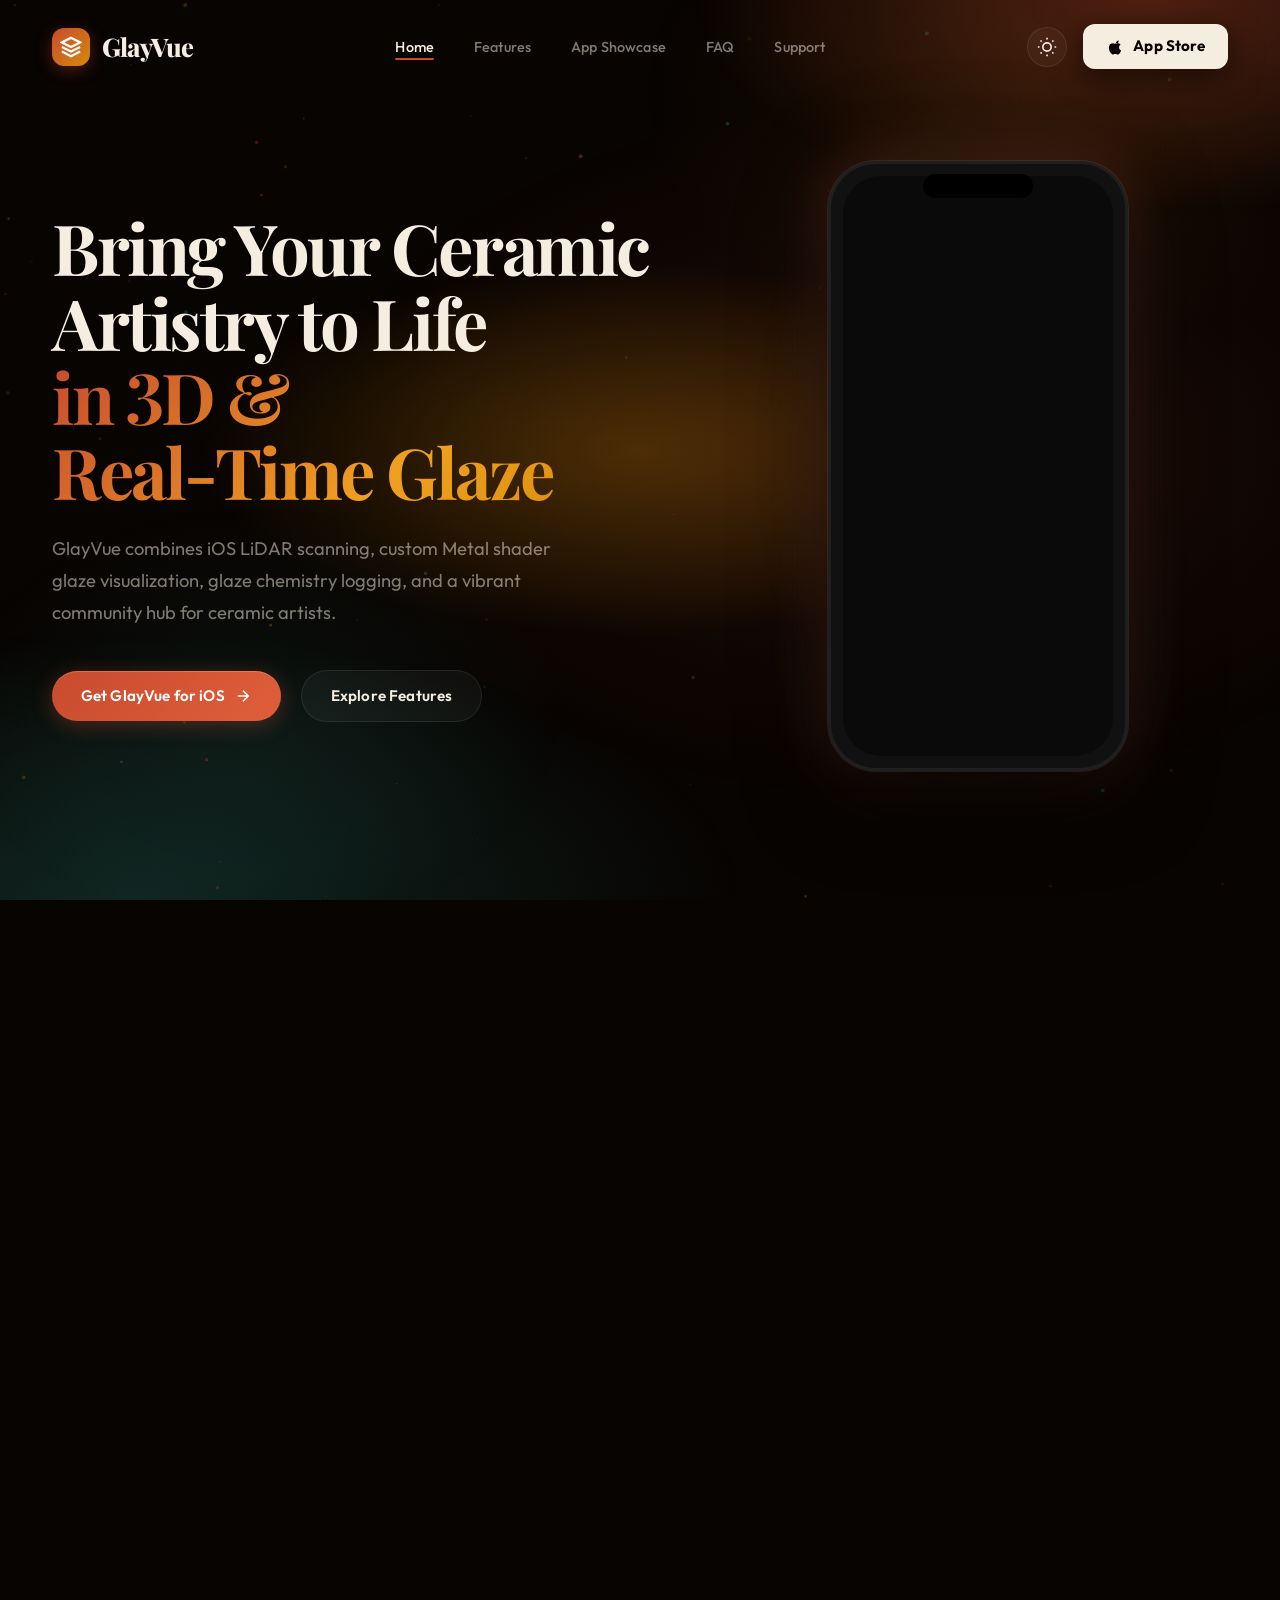
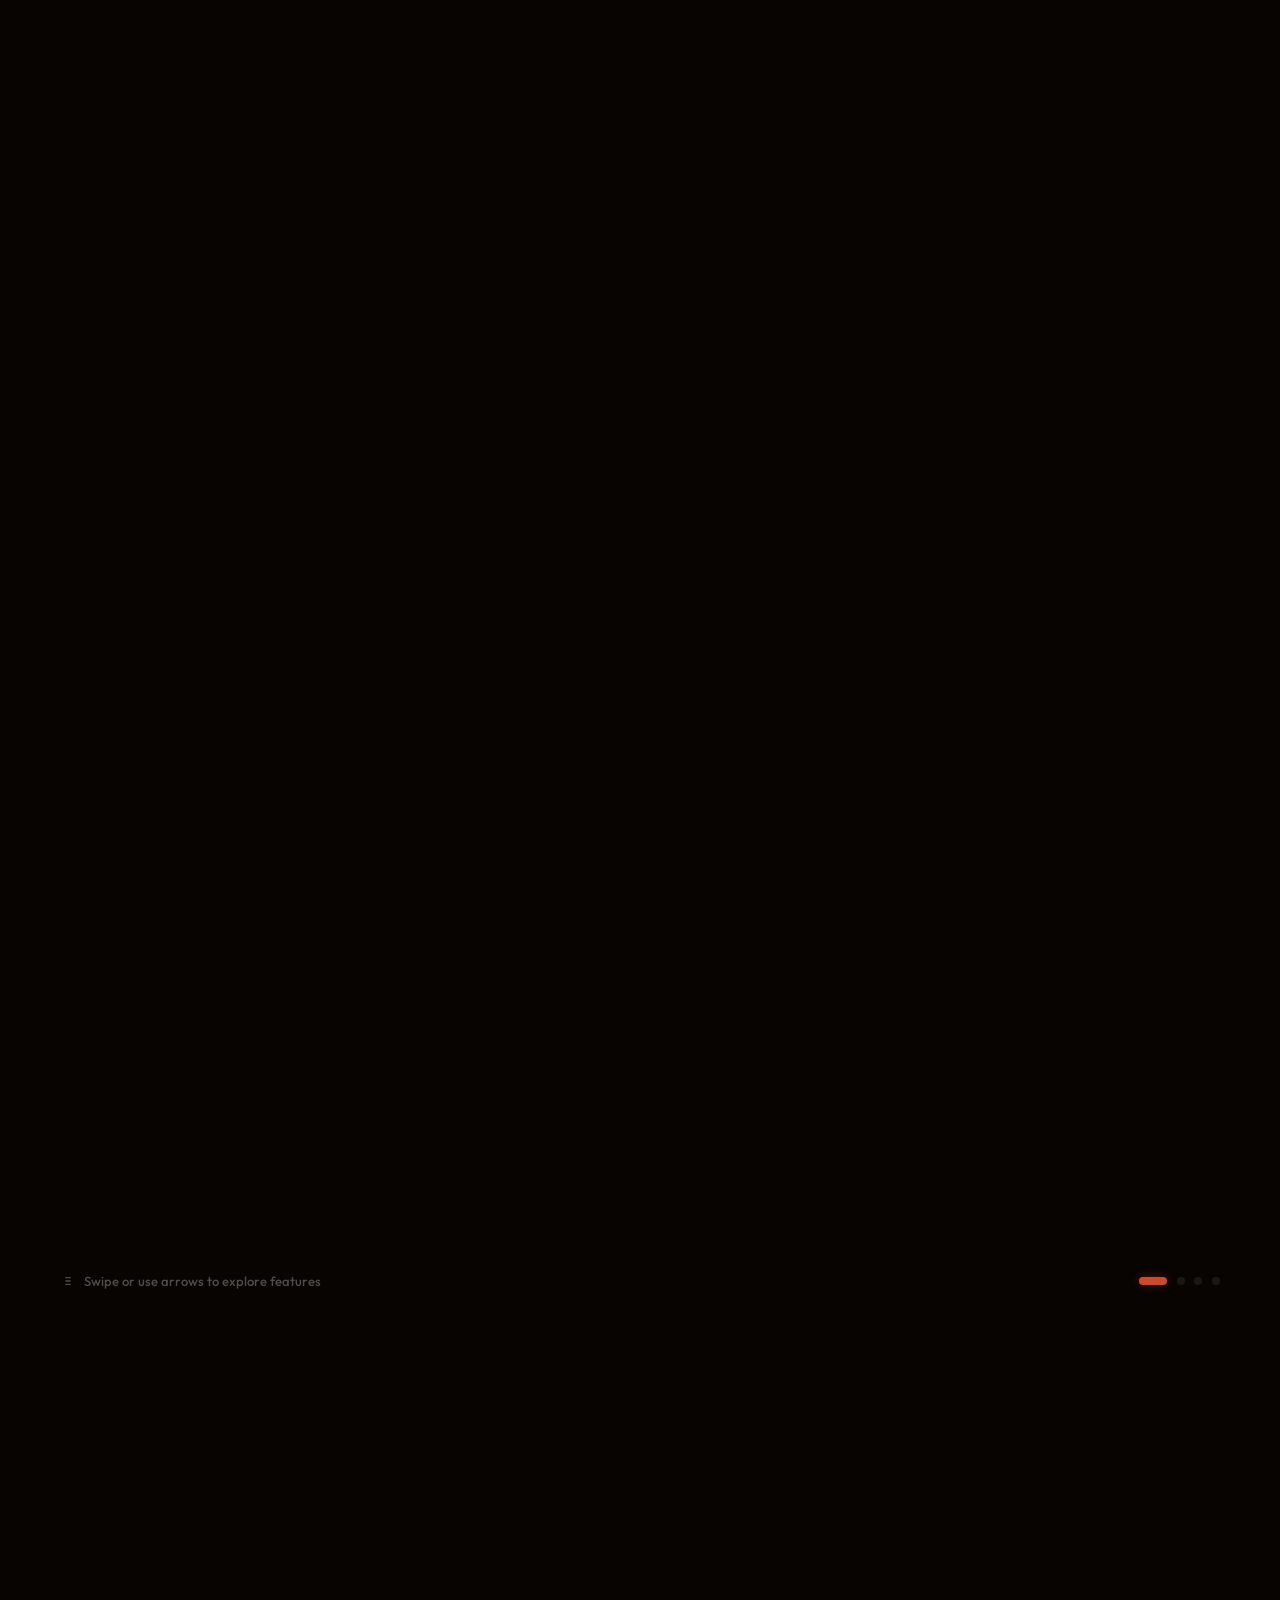
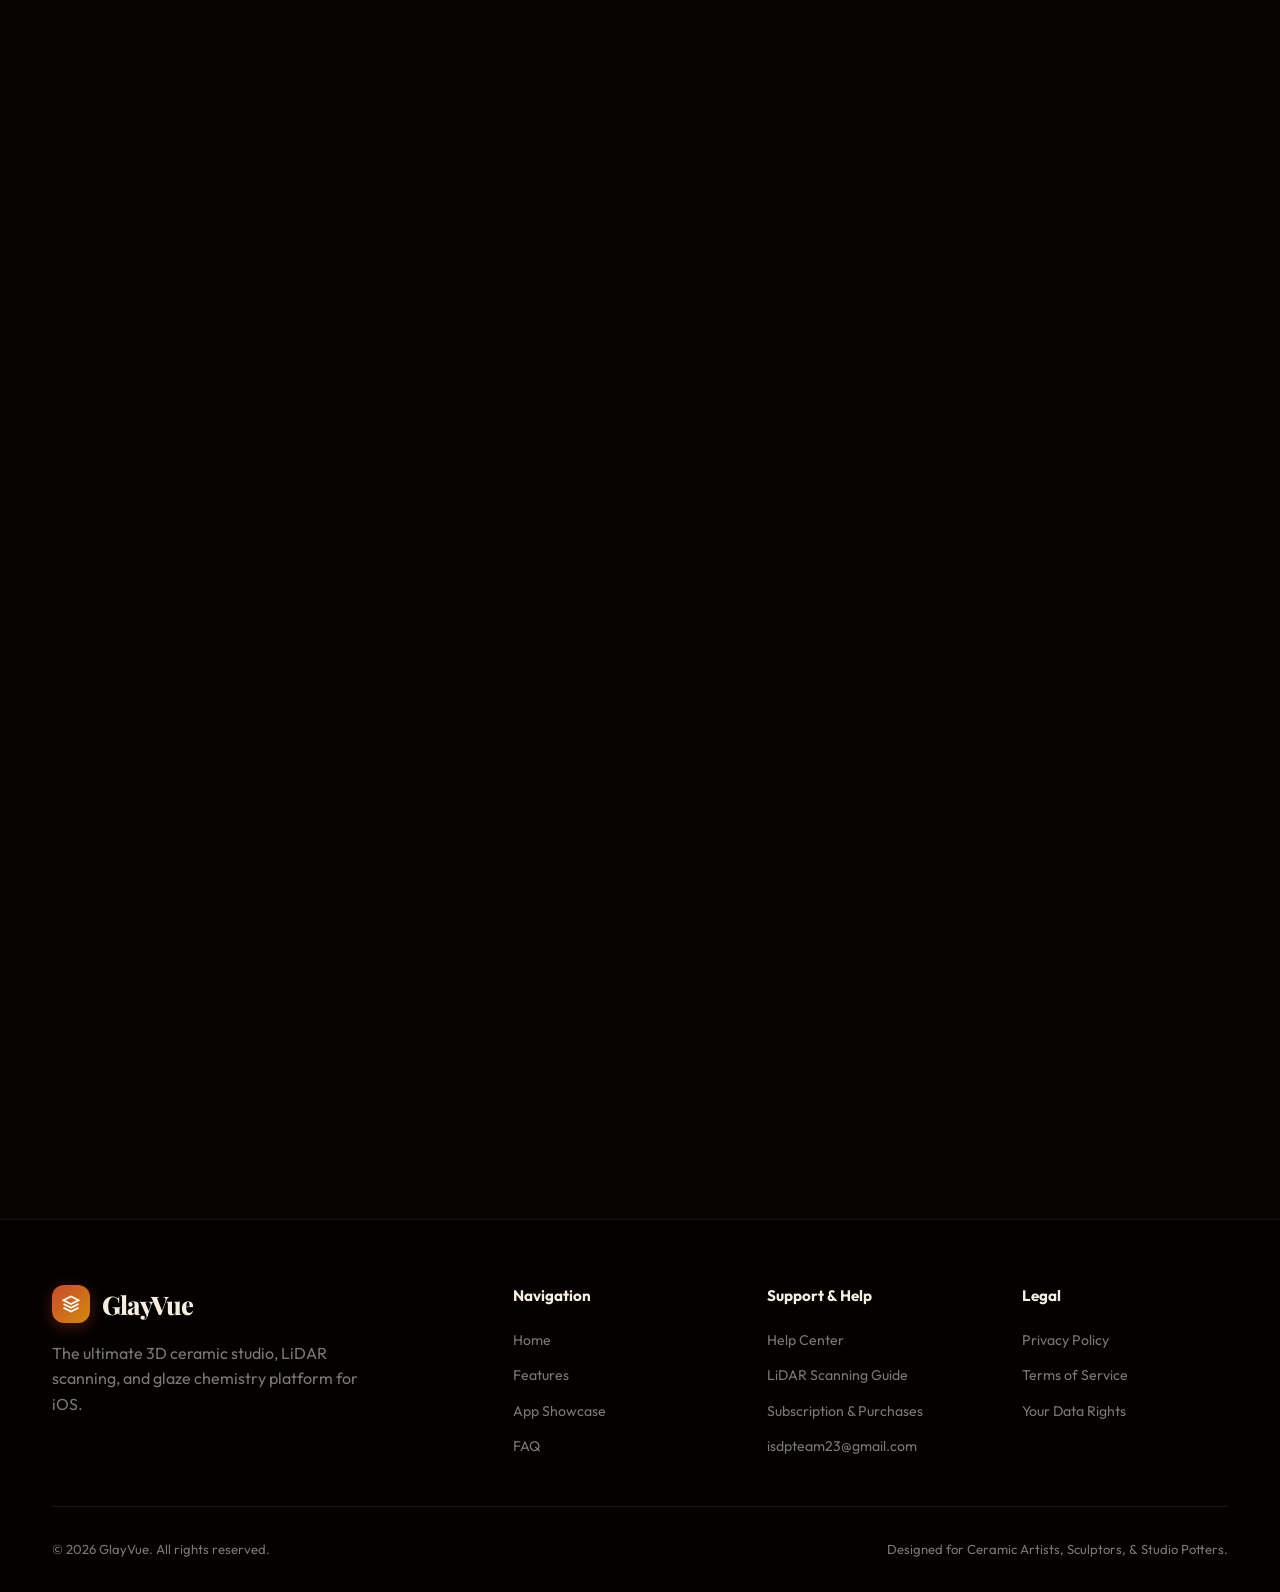
<file: index.html>
<!DOCTYPE html>
<html lang="en" data-theme="dark">
<head>
  <meta charset="UTF-8">
  <meta name="viewport" content="width=device-width, initial-scale=1.0">
  
  <!-- SEO Meta Tags -->
  <title>GlayVue — 3D Ceramic Studio, LiDAR Scanning &amp; Glaze Lab for Potters</title>
  <meta name="description" content="GlayVue is the ultimate iOS app for ceramic artists and potters. Scan pottery in 3D using LiDAR, simulate realistic Metal glaze finishes, log chemical recipes, and join a global community of ceramicists.">
  <meta name="keywords" content="GlayVue, pottery app, glaze calculator, 3D ceramic scanner, LiDAR pottery, glaze recipes, ceramic studio, cone 6 glaze, ceramic art app">
  <meta name="author" content="GlayVue Team">

  <!-- Open Graph / Social Media -->
  <meta property="og:title" content="GlayVue — 3D Ceramic Studio &amp; Glaze Lab">
  <meta property="og:description" content="Scan pottery in 3D, simulate realistic glaze finishes, log chemical recipes, and share work with potters worldwide.">
  <meta property="og:type" content="website">
  <meta property="og:url" content="https://glayvue.app">
  <meta property="og:image" content="assets/images/Simulator Screenshot - iPhone Air - 2026-08-12 at 23.09.54.png">

  <!-- Google Fonts -->
  <link rel="preconnect" href="https://fonts.googleapis.com">
  <link rel="preconnect" href="https://fonts.gstatic.com" crossorigin>
  <link href="https://fonts.googleapis.com/css2?family=Outfit:wght@300;400;500;600;700;800&family=Playfair+Display:ital,wght@0,600;0,700;0,800;1,600&display=swap" rel="stylesheet">

  <!-- Main Stylesheet -->
  <link rel="stylesheet" href="css/styles.css">
</head>
<body>

  <!-- ==========================================================================
       HEADER & NAVIGATION
       ========================================================================== -->
  <header class="navbar">
    <div class="container">
      <a href="index.html" class="brand-logo">
        <div class="brand-logo-icon">
          <svg width="22" height="22" fill="none" stroke="currentColor" stroke-width="2.5" viewBox="0 0 24 24">
            <path d="M12 2L2 7l10 5 10-5-10-5zM2 17l10 5 10-5M2 12l10 5 10-5"></path>
          </svg>
        </div>
        <span>GlayVue</span>
      </a>

      <ul class="nav-links">
        <li><a href="#hero"     class="nav-link active">Home</a></li>
        <li><a href="#features" class="nav-link">Features</a></li>
        <li><a href="#showcase" class="nav-link">App Showcase</a></li>
        <li><a href="#faq"      class="nav-link">FAQ</a></li>
        <li><a href="support.html" class="nav-link">Support</a></li>
      </ul>

      <div class="nav-actions">
        <!-- Theme Toggle Button -->
        <button id="themeToggleBtn" class="theme-toggle-btn" aria-label="Toggle Theme">
          <svg width="20" height="20" fill="none" stroke="currentColor" stroke-width="2" viewBox="0 0 24 24">
            <path d="M21 12.79A9 9 0 1111.21 3 7 7 0 0021 12.79z"></path>
          </svg>
        </button>

        <!-- App Store Download Button -->
        <a href="#download" class="btn btn-appstore">
          <svg width="18" height="18" fill="currentColor" viewBox="0 0 24 24">
            <path d="M18.71 19.5c-.83 1.24-1.71 2.45-3.05 2.47-1.34.03-1.77-.79-3.29-.79-1.53 0-2 .77-3.27.82-1.31.05-2.3-1.32-3.14-2.53C4.25 17 2.94 12.45 4.7 9.39c.87-1.52 2.43-2.48 4.12-2.51 1.28-.02 2.5.87 3.29.87.78 0 2.26-1.07 3.81-.91.65.03 2.47.26 3.64 1.98-.09.06-2.17 1.28-2.15 3.81.03 3.02 2.65 4.03 2.68 4.04-.03.07-.42 1.44-1.38 2.83M15.97 6.32c.67-.82 1.12-1.96.99-3.1-.97.04-2.14.65-2.83 1.46-.61.71-1.14 1.87-1 2.99 1.09.08 2.19-.53 2.84-1.35z"/>
          </svg>
          <span>App Store</span>
        </a>

        <button class="mobile-menu-toggle" aria-label="Toggle Mobile Menu">
          <svg width="24" height="24" fill="none" stroke="currentColor" stroke-width="2" viewBox="0 0 24 24">
            <path d="M4 6h16M4 12h16M4 18h16"></path>
          </svg>
        </button>
      </div>
    </div>
  </header>

  <!-- ==========================================================================
       HERO SECTION
       ========================================================================== -->
  <section id="hero" class="hero-section">
    <!-- Particle Canvas Background -->
    <canvas id="heroCanvas"></canvas>
    <div class="hero-bg-glow"></div>

    <div class="container">
      <div class="hero-grid">
        
        <div class="hero-content">
          <h1 class="hero-title">
            Bring Your Ceramic Artistry to Life
            <span>in 3D &amp; Real&#8209;Time Glaze</span>
          </h1>

          <p class="hero-subtitle">
            GlayVue combines iOS LiDAR scanning, custom Metal shader glaze visualization, glaze chemistry logging, and a vibrant community hub for ceramic artists.
          </p>

          <div class="hero-cta-group">
            <a href="#download" class="btn btn-primary">
              <span>Get GlayVue for iOS</span>
              <svg width="18" height="18" fill="none" stroke="currentColor" stroke-width="2" viewBox="0 0 24 24">
                <path d="M5 12h14M12 5l7 7-7 7"></path>
              </svg>
            </a>
            <a href="#features" class="btn btn-secondary">
              <span>Explore Features</span>
            </a>
          </div>
        </div>

        <!-- Phone Mockup Frame -->
        <div class="hero-visual">

          <div class="phone-mockup-frame">
            <div class="phone-notch"></div>
            <div class="phone-screen">
              <video src="assets/videos/3D Lidar Scan Vdo.mp4" autoplay muted loop playsinline class="phone-screen-video"></video>
            </div>
          </div>

        </div>

      </div>
    </div>
  </section>



  <!-- ==========================================================================
       CORE FEATURES GRID
       ========================================================================== -->
  <section id="features" class="features-section">
    <div class="container">
      <div class="section-header reveal reveal-up">
        <span class="section-tag">Designed for Ceramic Artists</span>
        <h2 class="section-title">Everything Your Ceramic Studio <span class="gradient-text">Needs</span></h2>
        <p class="section-subtitle">
          From 3D scanning wet clay at the wheel to logging glaze chemistry formulas and sharing test tiles with a global potter community.
        </p>
      </div>

      <div class="features-grid stagger-children">
        
        <!-- Feature 1 -->
        <div class="feature-card reveal reveal-up">
          <div class="tilt-glare"></div>
          <div class="feature-icon-box">
            <svg width="26" height="26" fill="none" stroke="currentColor" stroke-width="2" viewBox="0 0 24 24">
              <path d="M12 2L2 7l10 5 10-5-10-5zM2 17l10 5 10-5M2 12l10 5 10-5"></path>
            </svg>
          </div>
          <h3 class="feature-title">Precision 3D LiDAR Scan</h3>
          <p class="feature-desc">
            Capture your physical wheel-thrown or hand-built ceramic pieces into digital 3D models in seconds using your iPhone or iPad LiDAR sensor.
          </p>
        </div>

        <!-- Feature 2 -->
        <div class="feature-card reveal reveal-up">
          <div class="tilt-glare"></div>
          <div class="feature-icon-box">
            <svg width="26" height="26" fill="none" stroke="currentColor" stroke-width="2" viewBox="0 0 24 24">
              <path d="M12 22s8-4 8-10V5l-8-3-8 3v7c0 6 8 10 8 10z"></path>
            </svg>
          </div>
          <h3 class="feature-title">Metal Glaze Shaders</h3>
          <p class="feature-desc">
            Apply high-fidelity custom ceramic glazes onto your 3D pottery meshes. Preview glossy celadons, satin shinos, matte cobalts, and metallic lusters before firing.
          </p>
        </div>

        <!-- Feature 3 -->
        <div class="feature-card reveal reveal-up">
          <div class="tilt-glare"></div>
          <div class="feature-icon-box">
            <svg width="26" height="26" fill="none" stroke="currentColor" stroke-width="2" viewBox="0 0 24 24">
              <path d="M9 5H7a2 2 0 00-2 2v12a2 2 0 002 2h10a2 2 0 002-2V7a2 2 0 00-2-2h-2M9 5a2 2 0 002 2h2a2 2 0 002-2M9 5a2 2 0 012-2h2a2 2 0 012 2"></path>
            </svg>
          </div>
          <h3 class="feature-title">GlazeLog Chemistry</h3>
          <p class="feature-desc">
            Keep a detailed record of oxide percentages, firing schedules, test tile photos, clay body shrinkage, and cone levels in an organized lab log.
          </p>
        </div>

        <!-- Feature 4 -->
        <div class="feature-card reveal reveal-up">
          <div class="tilt-glare"></div>
          <div class="feature-icon-box">
            <svg width="26" height="26" fill="none" stroke="currentColor" stroke-width="2" viewBox="0 0 24 24">
              <path d="M17 20h5v-2a3 3 0 00-5.356-1.857M17 20H7m10 0v-2c0-.656-.126-1.283-.356-1.857M7 20H2v-2a3 3 0 015.356-1.857M7 20v-2c0-.656.126-1.283.356-1.857m0 0a5 5 0 019.288 0M15 7a3 3 0 11-6 0 3 3 0 016 0zm6 3a2 2 0 11-4 0 2 2 0 014 0zM7 10a2 2 0 11-4 0 2 2 0 014 0z"></path>
            </svg>
          </div>
          <h3 class="feature-title">Potters Hub Community</h3>
          <p class="feature-desc">
            Share test tile firings, give and receive recipe feedback, follow inspiring potters, and chat with ceramic creators worldwide.
          </p>
        </div>

        <!-- Feature 5 -->
        <div class="feature-card reveal reveal-up">
          <div class="tilt-glare"></div>
          <div class="feature-icon-box">
            <svg width="26" height="26" fill="none" stroke="currentColor" stroke-width="2" viewBox="0 0 24 24">
              <path d="M4 6a2 2 0 012-2h2a2 2 0 012 2v2a2 2 0 01-2 2H6a2 2 0 01-2-2V6zM14 6a2 2 0 012-2h2a2 2 0 012 2v2a2 2 0 01-2 2h-2a2 2 0 01-2-2V6zM4 16a2 2 0 012-2h2a2 2 0 012 2v2a2 2 0 01-2 2H6a2 2 0 01-2-2v-2zM14 16a2 2 0 012-2h2a2 2 0 012 2v2a2 2 0 01-2 2h-2a2 2 0 01-2-2v-2z"></path>
            </svg>
          </div>
          <h3 class="feature-title">My Digital Studio Shelf</h3>
          <p class="feature-desc">
            Organize your ceramic work from raw greenware to bisque firing and final glazed product. Manage studio inventory effortlessly.
          </p>
        </div>

      </div>
    </div>
  </section>

  <!-- ==========================================================================
       APP SHOWCASE & TABBED GALLERY
       ========================================================================== -->
  <section id="showcase" class="showcase-section">
    <div class="container">
      <div class="section-header reveal reveal-up">
        <span class="section-tag">Inside GlayVue</span>
        <h2 class="section-title">Designed for Your <span class="gradient-text">Workflow</span></h2>
      </div>

      <div class="showcase-tabs reveal reveal-up">
        <button class="showcase-tab-btn active" data-tab="lidar">3D LiDAR Studio</button>
        <button class="showcase-tab-btn" data-tab="glazelog">GlazeLog Notebook</button>
        <button class="showcase-tab-btn" data-tab="community">Potters Hub</button>
        <button class="showcase-tab-btn" data-tab="shelf">My Studio Shelf</button>
      </div>

      <div class="showcase-slider-wrapper reveal" id="showcaseSlider">
        <button class="showcase-arrow-btn showcase-prev-btn" id="showcasePrevBtn" aria-label="Previous Feature">
          <svg width="24" height="24" fill="none" stroke="currentColor" stroke-width="2.5" viewBox="0 0 24 24">
            <path d="M15 19l-7-7 7-7"></path>
          </svg>
        </button>

        <div class="showcase-content-grid" id="showcaseCard">
          
          <div class="showcase-info">
            <h3 id="showcaseTitle">Precision 3D LiDAR Scanning</h3>
            <p id="showcaseDesc">
              Transform physical ceramics into interactive 3D digital assets using your device's built-in LiDAR sensor. Capture intricate curves, wheel ridges, and fine details with high resolution.
            </p>

            <ul id="showcaseBullets" class="showcase-bullets">
              <li>
                <svg width="20" height="20" fill="none" stroke="currentColor" stroke-width="2.5" viewBox="0 0 24 24">
                  <path d="M20 6L9 17l-5-5"></path>
                </svg>
                <span>Instant mesh reconstruction directly on device</span>
              </li>
              <li>
                <svg width="20" height="20" fill="none" stroke="currentColor" stroke-width="2.5" viewBox="0 0 24 24">
                  <path d="M20 6L9 17l-5-5"></path>
                </svg>
                <span>Export 3D assets in standard USDZ and OBJ formats</span>
              </li>
              <li>
                <svg width="20" height="20" fill="none" stroke="currentColor" stroke-width="2.5" viewBox="0 0 24 24">
                  <path d="M20 6L9 17l-5-5"></path>
                </svg>
                <span>Accurate physical dimensions and scale measurement</span>
              </li>
              <li>
                <svg width="20" height="20" fill="none" stroke="currentColor" stroke-width="2.5" viewBox="0 0 24 24">
                  <path d="M20 6L9 17l-5-5"></path>
                </svg>
                <span>Seamless overlay of digital glaze simulations</span>
              </li>
            </ul>
          </div>

          <div class="showcase-media">
            <video id="showcaseVideo" src="assets/videos/3D Lidar Scan Vdo.mp4" autoplay muted loop playsinline class="showcase-video"></video>
          </div>

        </div>

        <button class="showcase-arrow-btn showcase-next-btn" id="showcaseNextBtn" aria-label="Next Feature">
          <svg width="24" height="24" fill="none" stroke="currentColor" stroke-width="2.5" viewBox="0 0 24 24">
            <path d="M9 5l7 7-7 7"></path>
          </svg>
        </button>
      </div>

      <div class="showcase-footer-controls">
        <div class="showcase-swipe-hint">
          <svg width="16" height="16" fill="none" stroke="currentColor" stroke-width="2" viewBox="0 0 24 24">
            <path d="M8 7h8M8 12h8M8 17h8"></path>
          </svg>
          <span>Swipe or use arrows to explore features</span>
        </div>
        <div class="showcase-dots" id="showcaseDots">
          <button class="showcase-dot active" data-index="0" aria-label="3D LiDAR Studio"></button>
          <button class="showcase-dot" data-index="1" aria-label="GlazeLog Notebook"></button>
          <button class="showcase-dot" data-index="2" aria-label="Potters Hub"></button>
          <button class="showcase-dot" data-index="3" aria-label="My Studio Shelf"></button>
        </div>
      </div>

    </div>
  </section>

  <!-- ==========================================================================
       FAQ ACCORDION SECTION
       ========================================================================== -->
  <section id="faq" class="faq-section">
    <div class="container">
      <div class="section-header reveal reveal-up">
        <span class="section-tag">Got Questions?</span>
        <h2 class="section-title">Frequently Asked <span class="gradient-text">Questions</span></h2>
        <p class="section-subtitle">
          Everything you need to know about device compatibility, LiDAR 3D scanning, and glaze calculations.
        </p>
      </div>

      <div class="faq-list">
        
        <div class="faq-item reveal reveal-left">
          <button class="faq-question">
            <span>Which iOS devices support 3D LiDAR Scanning in GlayVue?</span>
            <div class="faq-icon">
              <svg width="14" height="14" fill="none" stroke="currentColor" stroke-width="2" viewBox="0 0 24 24">
                <path d="M19 9l-7 7-7-7"></path>
              </svg>
            </div>
          </button>
          <div class="faq-answer">
            <p>
              LiDAR 3D scanning is supported on iPhone 12 Pro, iPhone 13 Pro, iPhone 14 Pro, iPhone 15 Pro, iPhone 16 Pro, and iPad Pro models equipped with LiDAR sensors. For non-LiDAR devices, GlayVue provides full glaze formula logging and studio management features.
            </p>
          </div>
        </div>

        <div class="faq-item reveal reveal-left">
          <button class="faq-question">
            <span>Can I export my 3D pottery scans to CAD or 3D printers?</span>
            <div class="faq-icon">
              <svg width="14" height="14" fill="none" stroke="currentColor" stroke-width="2" viewBox="0 0 24 24">
                <path d="M19 9l-7 7-7-7"></path>
              </svg>
            </div>
          </button>
          <div class="faq-answer">
            <p>
              Yes! You can export your scanned 3D pottery models as USDZ or OBJ files, allowing you to import them into Blender, Maya, Rhino, or send them to 3D printers for slip casting mold development.
            </p>
          </div>
        </div>

        <div class="faq-item reveal reveal-left">
          <button class="faq-question">
            <span>Is my glaze recipe data backed up safely in the cloud?</span>
            <div class="faq-icon">
              <svg width="14" height="14" fill="none" stroke="currentColor" stroke-width="2" viewBox="0 0 24 24">
                <path d="M19 9l-7 7-7-7"></path>
              </svg>
            </div>
          </button>
          <div class="faq-answer">
            <p>
              All your GlazeLog entries, test tile photos, firing curves, and personal studio inventory are encrypted and synchronized across your iOS devices using Supabase cloud infrastructure.
            </p>
          </div>
        </div>

        <div class="faq-item reveal reveal-left">
          <button class="faq-question">
            <span>Does GlayVue cost anything to download?</span>
            <div class="faq-icon">
              <svg width="14" height="14" fill="none" stroke="currentColor" stroke-width="2" viewBox="0 0 24 24">
                <path d="M19 9l-7 7-7-7"></path>
              </svg>
            </div>
          </button>
          <div class="faq-answer">
            <p>
              GlayVue is free to download on the Apple App Store with full access to GlazeLog recipe management, community browsing, and basic 3D previewing. Pro studio tools are available via subscription.
            </p>
          </div>
        </div>

      </div>
    </div>
  </section>

  <!-- ==========================================================================
       APP STORE CTA BANNER
       ========================================================================== -->
  <section id="download" class="cta-banner-section">
    <div class="container">
      <div class="cta-banner reveal reveal-scale">
        <h2>Start Creating &amp; Visualizing Pottery Today</h2>
        <p>Download GlayVue on your iPhone or iPad and join thousands of ceramicists elevating their glaze chemistry and 3D studio workflow.</p>
        
        <div class="cta-btn-group">
          <a href="#" class="btn btn-appstore" style="padding: 0.85rem 2.2rem; font-size: 1.05rem;">
            <svg width="22" height="22" fill="currentColor" viewBox="0 0 24 24">
              <path d="M18.71 19.5c-.83 1.24-1.71 2.45-3.05 2.47-1.34.03-1.77-.79-3.29-.79-1.53 0-2 .77-3.27.82-1.31.05-2.3-1.32-3.14-2.53C4.25 17 2.94 12.45 4.7 9.39c.87-1.52 2.43-2.48 4.12-2.51 1.28-.02 2.5.87 3.29.87.78 0 2.26-1.07 3.81-.91.65.03 2.47.26 3.64 1.98-.09.06-2.17 1.28-2.15 3.81.03 3.02 2.65 4.03 2.68 4.04-.03.07-.42 1.44-1.38 2.83M15.97 6.32c.67-.82 1.12-1.96.99-3.1-.97.04-2.14.65-2.83 1.46-.61.71-1.14 1.87-1 2.99 1.09.08 2.19-.53 2.84-1.35z"/>
            </svg>
            <span>Download on the App Store</span>
          </a>
        </div>
      </div>
    </div>
  </section>

  <!-- ==========================================================================
       FOOTER SECTION
       ========================================================================== -->
  <footer class="footer">
    <div class="container">
      <div class="footer-grid">
        
        <div class="footer-brand">
          <a href="index.html" class="brand-logo">
            <div class="brand-logo-icon">
              <svg width="18" height="18" fill="none" stroke="currentColor" stroke-width="2.5" viewBox="0 0 24 24">
                <path d="M12 2L2 7l10 5 10-5-10-5zM2 17l10 5 10-5M2 12l10 5 10-5"></path>
              </svg>
            </div>
            <span>GlayVue</span>
          </a>
          <p>The ultimate 3D ceramic studio, LiDAR scanning, and glaze chemistry platform for iOS.</p>
        </div>

        <div class="footer-col">
          <h5>Navigation</h5>
          <ul class="footer-links">
            <li><a href="#hero">Home</a></li>
            <li><a href="#features">Features</a></li>
            <li><a href="#showcase">App Showcase</a></li>
            <li><a href="#faq">FAQ</a></li>
          </ul>
        </div>

        <div class="footer-col">
          <h5>Support &amp; Help</h5>
          <ul class="footer-links">
            <li><a href="support.html">Help Center</a></li>
            <li><a href="support.html#lidar">LiDAR Scanning Guide</a></li>
            <li><a href="support.html#billing">Subscription &amp; Purchases</a></li>
            <li><a href="mailto:isdpteam23@gmail.com">isdpteam23@gmail.com</a></li>
          </ul>
        </div>

        <div class="footer-col">
          <h5>Legal</h5>
          <ul class="footer-links">
            <li><a href="privacy.html">Privacy Policy</a></li>
            <li><a href="terms.html">Terms of Service</a></li>
            <li><a href="privacy.html#data-rights">Your Data Rights</a></li>
          </ul>
        </div>

      </div>

      <div class="footer-bottom">
        <p>© 2026 GlayVue. All rights reserved.</p>
        <p>Designed for Ceramic Artists, Sculptors, &amp; Studio Potters.</p>
      </div>
    </div>
  </footer>

  <!-- Scripts -->
  <script src="js/main.js"></script>
</body>
</html>
</file>
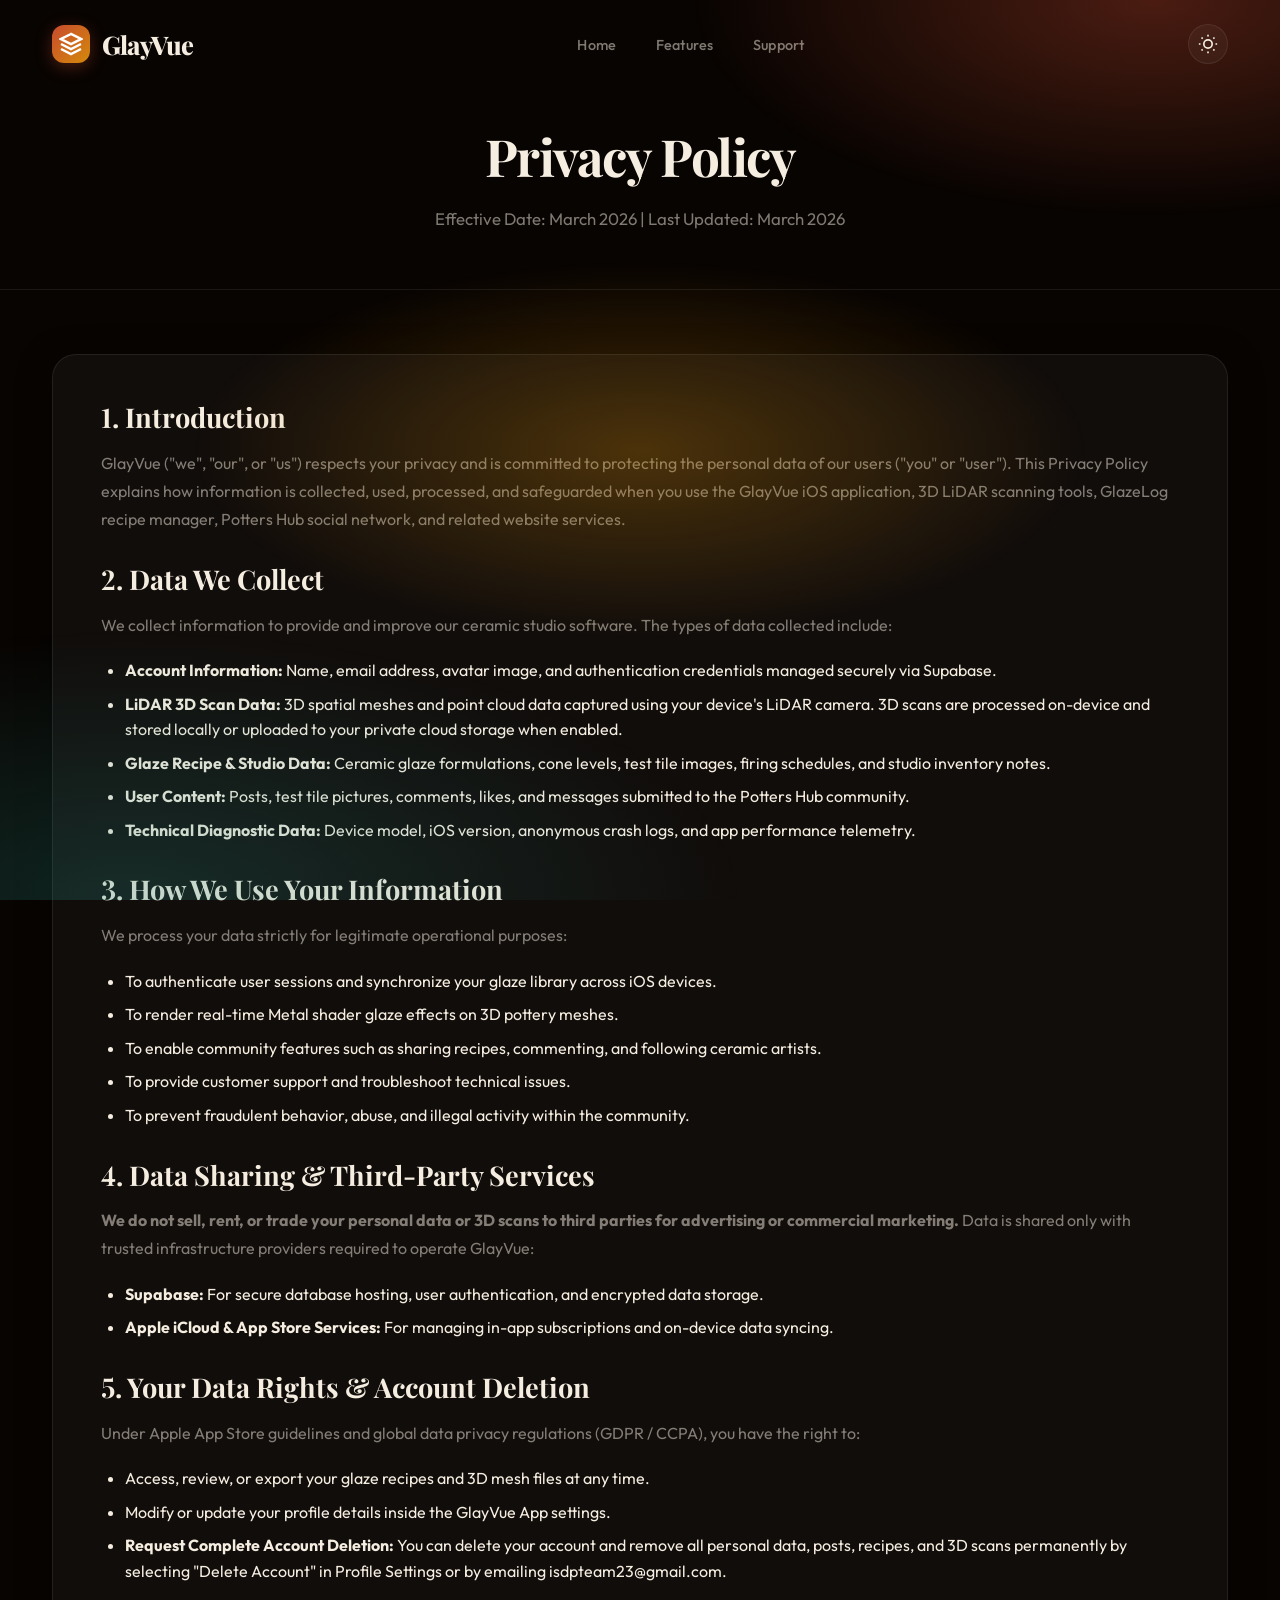
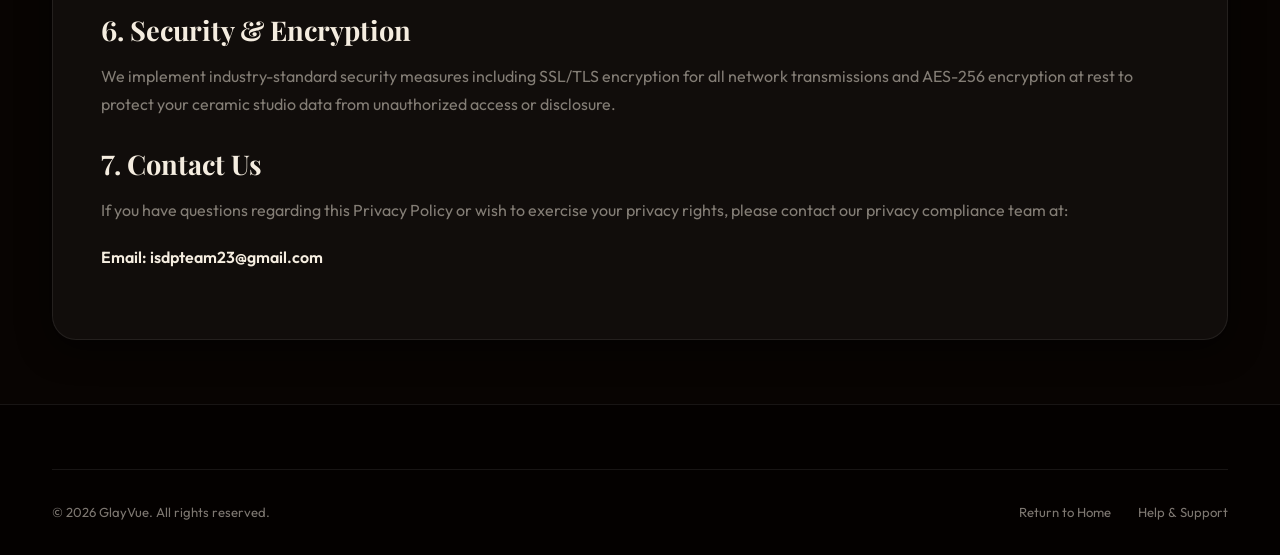
<file: privacy.html>
<!DOCTYPE html>
<html lang="en" data-theme="light">
<head>
  <meta charset="UTF-8">
  <meta name="viewport" content="width=device-width, initial-scale=1.0">
  <title>Privacy Policy — GlayVue App</title>
  <meta name="description" content="Official Privacy Policy for GlayVue iOS App. Read how we protect your personal data, LiDAR 3D scans, glaze recipes, and studio information.">
  
  <link rel="preconnect" href="https://fonts.googleapis.com">
  <link rel="preconnect" href="https://fonts.gstatic.com" crossorigin>
  <link href="https://fonts.googleapis.com/css2?family=Outfit:wght@300;400;500;600;700;800&family=Playfair+Display:ital,wght@0,600;0,700;0,800;1,600&display=swap" rel="stylesheet">
  
  <link rel="stylesheet" href="css/styles.css">
</head>
<body>

  <!-- Navigation -->
  <header class="navbar scrolled">
    <div class="container">
      <a href="index.html" class="brand-logo">
        <div class="brand-logo-icon">
          <svg width="24" height="24" fill="none" stroke="currentColor" stroke-width="2.5" viewBox="0 0 24 24">
            <path d="M12 2L2 7l10 5 10-5-10-5zM2 17l10 5 10-5M2 12l10 5 10-5"></path>
          </svg>
        </div>
        <span>GlayVue</span>
      </a>

      <ul class="nav-links">
        <li><a href="index.html#hero" class="nav-link">Home</a></li>
        <li><a href="index.html#features" class="nav-link">Features</a></li>
        <li><a href="support.html" class="nav-link">Support</a></li>
      </ul>

      <div class="nav-actions">
        <button id="themeToggleBtn" class="theme-toggle-btn" aria-label="Toggle Theme">
          <svg width="20" height="20" fill="none" stroke="currentColor" stroke-width="2" viewBox="0 0 24 24">
            <path d="M21 12.79A9 9 0 1111.21 3 7 7 0 0021 12.79z"></path>
          </svg>
        </button>
      </div>
    </div>
  </header>

  <!-- Legal Header -->
  <section class="legal-page-header">
    <div class="container">
      <h1 class="section-title">Privacy Policy</h1>
      <p class="section-subtitle">Effective Date: March 2026 | Last Updated: March 2026</p>
    </div>
  </section>

  <!-- Main Legal Content -->
  <section class="legal-content-section">
    <div class="container">
      <div class="legal-box">
        
        <h2>1. Introduction</h2>
        <p>
          GlayVue ("we", "our", or "us") respects your privacy and is committed to protecting the personal data of our users ("you" or "user"). This Privacy Policy explains how information is collected, used, processed, and safeguarded when you use the GlayVue iOS application, 3D LiDAR scanning tools, GlazeLog recipe manager, Potters Hub social network, and related website services.
        </p>

        <h2>2. Data We Collect</h2>
        <p>We collect information to provide and improve our ceramic studio software. The types of data collected include:</p>
        <ul>
          <li><strong>Account Information:</strong> Name, email address, avatar image, and authentication credentials managed securely via Supabase.</li>
          <li><strong>LiDAR 3D Scan Data:</strong> 3D spatial meshes and point cloud data captured using your device's LiDAR camera. 3D scans are processed on-device and stored locally or uploaded to your private cloud storage when enabled.</li>
          <li><strong>Glaze Recipe & Studio Data:</strong> Ceramic glaze formulations, cone levels, test tile images, firing schedules, and studio inventory notes.</li>
          <li><strong>User Content:</strong> Posts, test tile pictures, comments, likes, and messages submitted to the Potters Hub community.</li>
          <li><strong>Technical Diagnostic Data:</strong> Device model, iOS version, anonymous crash logs, and app performance telemetry.</li>
        </ul>

        <h2>3. How We Use Your Information</h2>
        <p>We process your data strictly for legitimate operational purposes:</p>
        <ul>
          <li>To authenticate user sessions and synchronize your glaze library across iOS devices.</li>
          <li>To render real-time Metal shader glaze effects on 3D pottery meshes.</li>
          <li>To enable community features such as sharing recipes, commenting, and following ceramic artists.</li>
          <li>To provide customer support and troubleshoot technical issues.</li>
          <li>To prevent fraudulent behavior, abuse, and illegal activity within the community.</li>
        </ul>

        <h2>4. Data Sharing & Third-Party Services</h2>
        <p>
          <strong>We do not sell, rent, or trade your personal data or 3D scans to third parties for advertising or commercial marketing.</strong> Data is shared only with trusted infrastructure providers required to operate GlayVue:
        </p>
        <ul>
          <li><strong>Supabase:</strong> For secure database hosting, user authentication, and encrypted data storage.</li>
          <li><strong>Apple iCloud & App Store Services:</strong> For managing in-app subscriptions and on-device data syncing.</li>
        </ul>

        <h2 id="data-rights">5. Your Data Rights & Account Deletion</h2>
        <p>Under Apple App Store guidelines and global data privacy regulations (GDPR / CCPA), you have the right to:</p>
        <ul>
          <li>Access, review, or export your glaze recipes and 3D mesh files at any time.</li>
          <li>Modify or update your profile details inside the GlayVue App settings.</li>
          <li><strong>Request Complete Account Deletion:</strong> You can delete your account and remove all personal data, posts, recipes, and 3D scans permanently by selecting "Delete Account" in Profile Settings or by emailing <a href="mailto:isdpteam23@gmail.com" style="color: var(--brand-terracotta);">isdpteam23@gmail.com</a>.</li>
        </ul>

        <h2>6. Security & Encryption</h2>
        <p>
          We implement industry-standard security measures including SSL/TLS encryption for all network transmissions and AES-256 encryption at rest to protect your ceramic studio data from unauthorized access or disclosure.
        </p>

        <h2>7. Contact Us</h2>
        <p>
          If you have questions regarding this Privacy Policy or wish to exercise your privacy rights, please contact our privacy compliance team at:
        </p>
        <p style="font-weight: 600; color: var(--brand-terracotta);">Email: <a href="mailto:isdpteam23@gmail.com" style="color: inherit;">isdpteam23@gmail.com</a></p>

      </div>
    </div>
  </section>

  <!-- Footer -->
  <footer class="footer">
    <div class="container">
      <div class="footer-bottom">
        <p>© 2026 GlayVue. All rights reserved.</p>
        <p>
          <a href="index.html" style="color: var(--brand-terracotta); margin-right: 1.5rem;">Return to Home</a>
          <a href="support.html" style="color: var(--brand-terracotta);">Help &amp; Support</a>
        </p>
      </div>
    </div>
  </footer>

  <script src="js/main.js"></script>
</body>
</html>
</file>
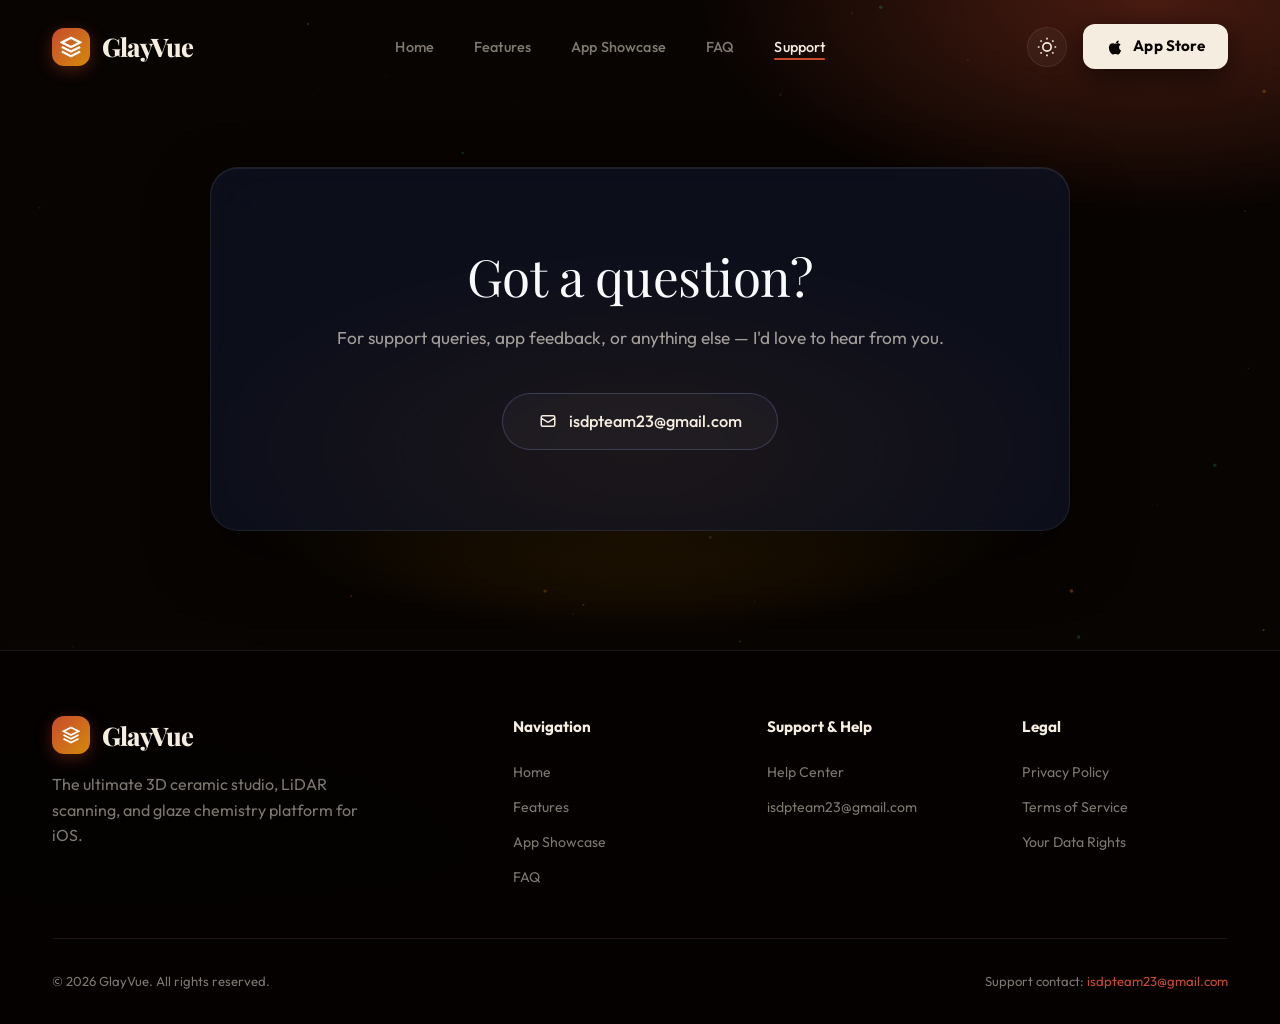
<file: support.html>
<!DOCTYPE html>
<html lang="en" data-theme="dark">
<head>
  <meta charset="UTF-8">
  <meta name="viewport" content="width=device-width, initial-scale=1.0">
  
  <!-- SEO Meta Tags -->
  <title>Support &amp; Inquiries — GlayVue</title>
  <meta name="description" content="Got a question? Contact GlayVue for support queries, app feedback, or general inquiries.">
  <meta name="author" content="GlayVue Team">

  <!-- Open Graph / Social Media -->
  <meta property="og:title" content="Support &amp; Inquiries — GlayVue">
  <meta property="og:description" content="Got a question? Reach out to us at isdpteam23@gmail.com.">
  <meta property="og:type" content="website">
  <meta property="og:url" content="https://glayvue.app/support.html">

  <!-- Google Fonts -->
  <link rel="preconnect" href="https://fonts.googleapis.com">
  <link rel="preconnect" href="https://fonts.gstatic.com" crossorigin>
  <link href="https://fonts.googleapis.com/css2?family=Outfit:wght@300;400;500;600;700;800&family=Playfair+Display:ital,wght@0,400;0,600;0,700;1,400;1,600&display=swap" rel="stylesheet">

  <!-- Main Stylesheet -->
  <link rel="stylesheet" href="css/styles.css">
</head>
<body>

  <!-- Particle Background Canvas -->
  <canvas id="heroCanvas" class="hero-canvas" style="position: fixed; inset: 0; width: 100%; height: 100%; pointer-events: none; z-index: 0;"></canvas>

  <!-- ==========================================================================
       HEADER & NAVIGATION
       ========================================================================== -->
  <header class="navbar scrolled">
    <div class="container">
      <a href="index.html" class="brand-logo">
        <div class="brand-logo-icon">
          <svg width="22" height="22" fill="none" stroke="currentColor" stroke-width="2.5" viewBox="0 0 24 24">
            <path d="M12 2L2 7l10 5 10-5-10-5zM2 17l10 5 10-5M2 12l10 5 10-5"></path>
          </svg>
        </div>
        <span>GlayVue</span>
      </a>

      <ul class="nav-links">
        <li><a href="index.html#hero" class="nav-link">Home</a></li>
        <li><a href="index.html#features" class="nav-link">Features</a></li>
        <li><a href="index.html#showcase" class="nav-link">App Showcase</a></li>
        <li><a href="index.html#faq" class="nav-link">FAQ</a></li>
        <li><a href="support.html" class="nav-link active">Support</a></li>
      </ul>

      <div class="nav-actions">
        <!-- Theme Toggle Button -->
        <button id="themeToggleBtn" class="theme-toggle-btn" aria-label="Toggle Theme">
          <svg width="20" height="20" fill="none" stroke="currentColor" stroke-width="2" viewBox="0 0 24 24">
            <circle cx="12" cy="12" r="5"></circle>
            <path d="M12 1v2M12 21v2M4.22 4.22l1.42 1.42M18.36 18.36l1.42 1.42M1 12h2M21 12h2M4.22 19.78l1.42-1.42M18.36 5.64l1.42-1.42"></path>
          </svg>
        </button>

        <!-- App Store Download Button -->
        <a href="index.html#download" class="btn btn-appstore">
          <svg width="18" height="18" fill="currentColor" viewBox="0 0 24 24">
            <path d="M18.71 19.5c-.83 1.24-1.71 2.45-3.05 2.47-1.34.03-1.77-.79-3.29-.79-1.53 0-2 .77-3.27.82-1.31.05-2.3-1.32-3.14-2.53C4.25 17 2.94 12.45 4.7 9.39c.87-1.52 2.43-2.48 4.12-2.51 1.28-.02 2.5.87 3.29.87.78 0 2.26-1.07 3.81-.91.65.03 2.47.26 3.64 1.98-.09.06-2.17 1.28-2.15 3.81.03 3.02 2.65 4.03 2.68 4.04-.03.07-.42 1.44-1.38 2.83M15.97 6.32c.67-.82 1.12-1.96.99-3.1-.97.04-2.14.65-2.83 1.46-.61.71-1.14 1.87-1 2.99 1.09.08 2.19-.53 2.84-1.35z"/>
          </svg>
          <span>App Store</span>
        </a>

        <button class="mobile-menu-toggle" aria-label="Toggle Mobile Menu">
          <svg width="24" height="24" fill="none" stroke="currentColor" stroke-width="2" viewBox="0 0 24 24">
            <path d="M4 6h16M4 12h16M4 18h16"></path>
          </svg>
        </button>
      </div>
    </div>
  </header>

  <!-- ==========================================================================
       GOT A QUESTION? (EXACT MINIMAL CARD FROM SCREENSHOT 3)
       ========================================================================== -->
  <main class="contact-simple-section">
    <div class="container">
      <div class="contact-simple-card">
        <h1 class="contact-simple-title">Got a question?</h1>
        <p class="contact-simple-subtitle">
          For support queries, app feedback, or anything else — I'd love to hear from you.
        </p>
        
        <div class="contact-simple-btn-wrapper">
          <a href="mailto:isdpteam23@gmail.com" class="contact-pill-btn" aria-label="Email isdpteam23@gmail.com">
            <svg width="18" height="18" fill="none" stroke="currentColor" stroke-width="2" viewBox="0 0 24 24">
              <path d="M3 8l7.89 5.26a2 2 0 002.22 0L21 8M5 19h14a2 2 0 002-2V7a2 2 0 00-2-2H5a2 2 0 00-2 2v10a2 2 0 002 2z"></path>
            </svg>
            <span>isdpteam23@gmail.com</span>
          </a>
        </div>
      </div>
    </div>
  </main>

  <!-- ==========================================================================
       FOOTER
       ========================================================================== -->
  <footer class="footer">
    <div class="container">
      <div class="footer-grid">
        
        <div class="footer-brand">
          <a href="index.html" class="brand-logo">
            <div class="brand-logo-icon">
              <svg width="18" height="18" fill="none" stroke="currentColor" stroke-width="2.5" viewBox="0 0 24 24">
                <path d="M12 2L2 7l10 5 10-5-10-5zM2 17l10 5 10-5M2 12l10 5 10-5"></path>
              </svg>
            </div>
            <span>GlayVue</span>
          </a>
          <p>The ultimate 3D ceramic studio, LiDAR scanning, and glaze chemistry platform for iOS.</p>
        </div>

        <div class="footer-col">
          <h5>Navigation</h5>
          <ul class="footer-links">
            <li><a href="index.html#hero">Home</a></li>
            <li><a href="index.html#features">Features</a></li>
            <li><a href="index.html#showcase">App Showcase</a></li>
            <li><a href="index.html#faq">FAQ</a></li>
          </ul>
        </div>

        <div class="footer-col">
          <h5>Support &amp; Help</h5>
          <ul class="footer-links">
            <li><a href="support.html">Help Center</a></li>
            <li><a href="mailto:isdpteam23@gmail.com">isdpteam23@gmail.com</a></li>
          </ul>
        </div>

        <div class="footer-col">
          <h5>Legal</h5>
          <ul class="footer-links">
            <li><a href="privacy.html">Privacy Policy</a></li>
            <li><a href="terms.html">Terms of Service</a></li>
            <li><a href="privacy.html#data-rights">Your Data Rights</a></li>
          </ul>
        </div>

      </div>

      <div class="footer-bottom">
        <p>© 2026 GlayVue. All rights reserved.</p>
        <p>Support contact: <a href="mailto:isdpteam23@gmail.com" style="color: var(--color-terracotta);">isdpteam23@gmail.com</a></p>
      </div>
    </div>
  </footer>

  <!-- Scripts -->
  <script src="js/main.js"></script>
</body>
</html>
</file>
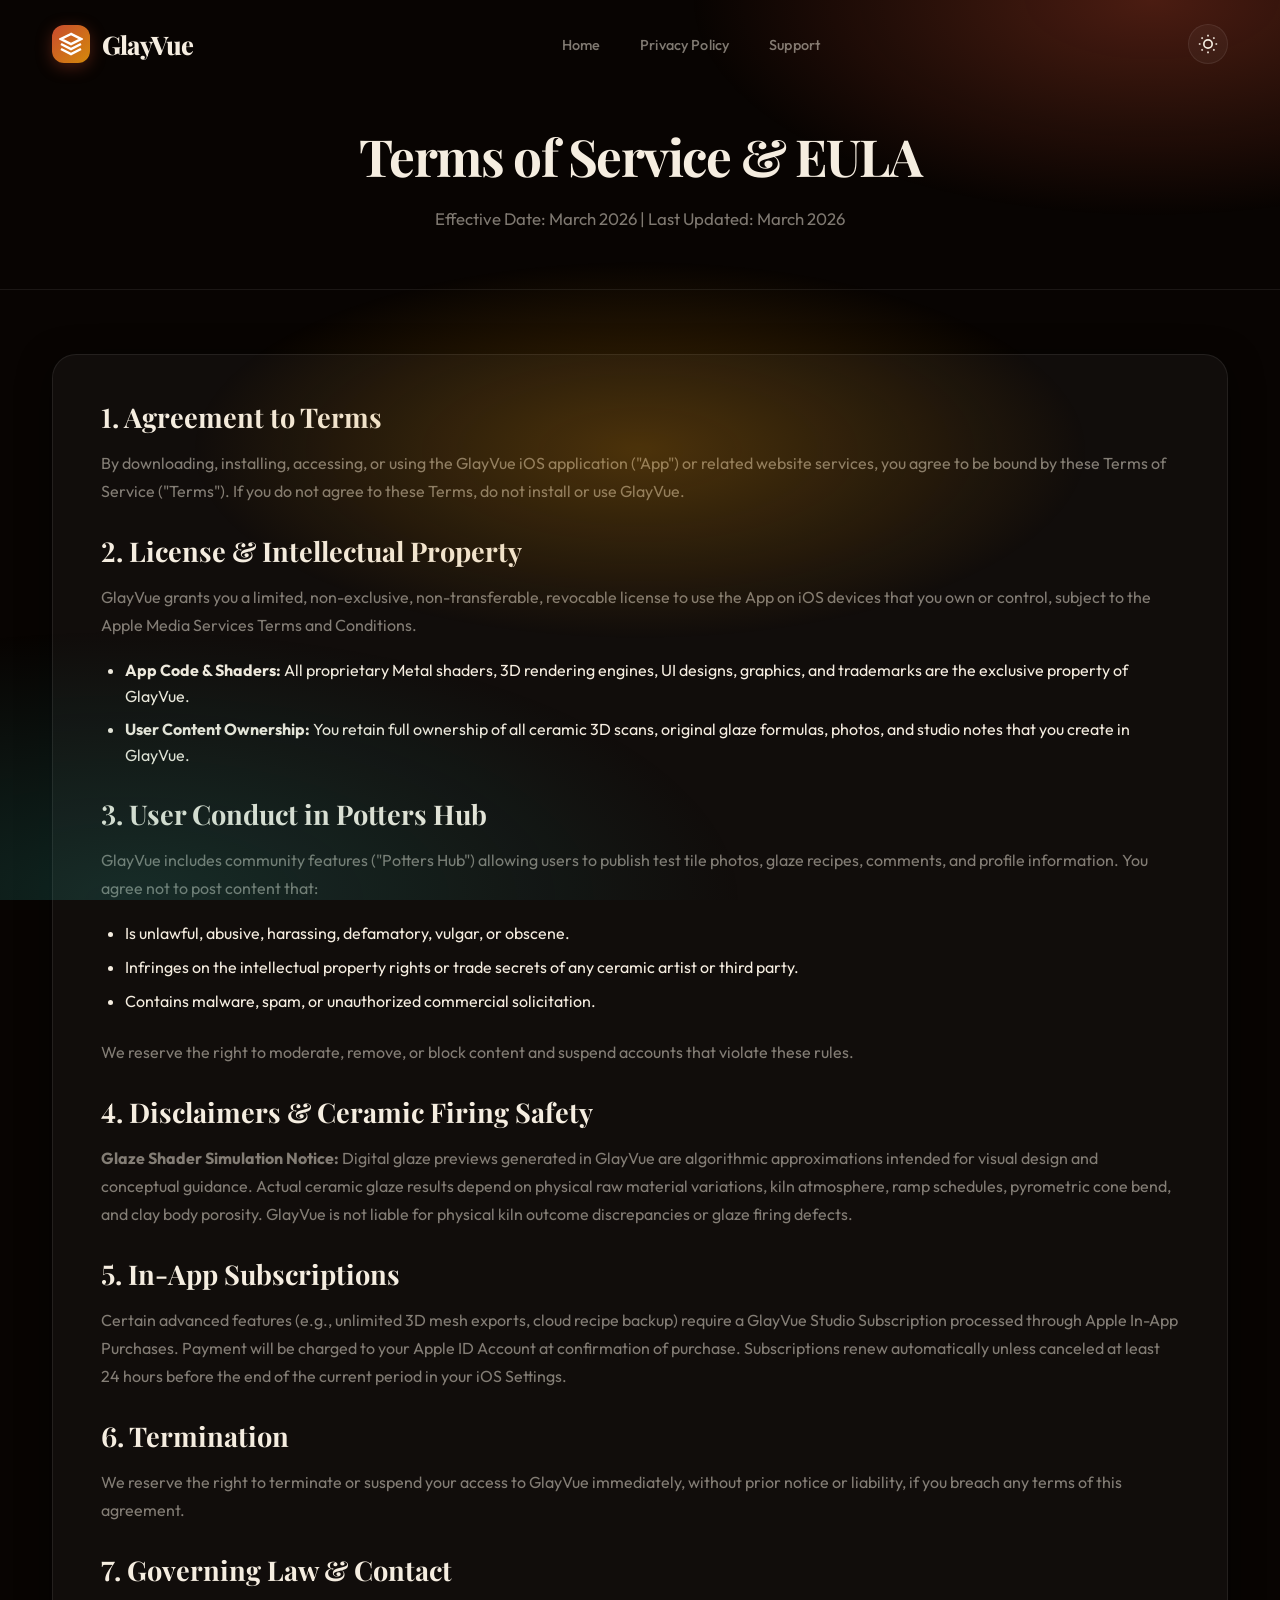
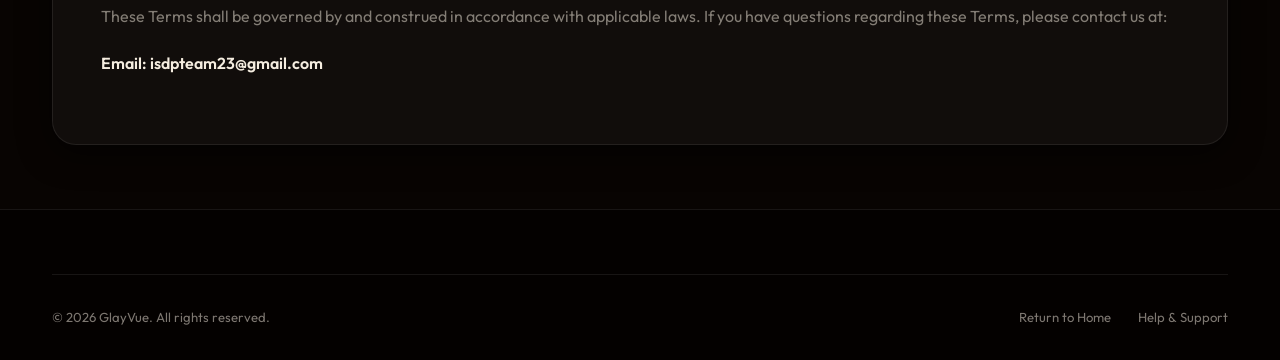
<file: terms.html>
<!DOCTYPE html>
<html lang="en" data-theme="light">
<head>
  <meta charset="UTF-8">
  <meta name="viewport" content="width=device-width, initial-scale=1.0">
  <title>Terms of Service — GlayVue App</title>
  <meta name="description" content="Official Terms of Service and End User License Agreement (EULA) for GlayVue 3D Ceramic Studio & Glaze Lab iOS application.">
  
  <link rel="preconnect" href="https://fonts.googleapis.com">
  <link rel="preconnect" href="https://fonts.gstatic.com" crossorigin>
  <link href="https://fonts.googleapis.com/css2?family=Outfit:wght@300;400;500;600;700;800&family=Playfair+Display:ital,wght@0,600;0,700;0,800;1,600&display=swap" rel="stylesheet">
  
  <link rel="stylesheet" href="css/styles.css">
</head>
<body>

  <!-- Navigation -->
  <header class="navbar scrolled">
    <div class="container">
      <a href="index.html" class="brand-logo">
        <div class="brand-logo-icon">
          <svg width="24" height="24" fill="none" stroke="currentColor" stroke-width="2.5" viewBox="0 0 24 24">
            <path d="M12 2L2 7l10 5 10-5-10-5zM2 17l10 5 10-5M2 12l10 5 10-5"></path>
          </svg>
        </div>
        <span>GlayVue</span>
      </a>

      <ul class="nav-links">
        <li><a href="index.html#hero" class="nav-link">Home</a></li>
        <li><a href="privacy.html" class="nav-link">Privacy Policy</a></li>
        <li><a href="support.html" class="nav-link">Support</a></li>
      </ul>

      <div class="nav-actions">
        <button id="themeToggleBtn" class="theme-toggle-btn" aria-label="Toggle Theme">
          <svg width="20" height="20" fill="none" stroke="currentColor" stroke-width="2" viewBox="0 0 24 24">
            <path d="M21 12.79A9 9 0 1111.21 3 7 7 0 0021 12.79z"></path>
          </svg>
        </button>
      </div>
    </div>
  </header>

  <!-- Legal Header -->
  <section class="legal-page-header">
    <div class="container">
      <h1 class="section-title">Terms of Service & EULA</h1>
      <p class="section-subtitle">Effective Date: March 2026 | Last Updated: March 2026</p>
    </div>
  </section>

  <!-- Main Legal Content -->
  <section class="legal-content-section">
    <div class="container">
      <div class="legal-box">
        
        <h2>1. Agreement to Terms</h2>
        <p>
          By downloading, installing, accessing, or using the GlayVue iOS application ("App") or related website services, you agree to be bound by these Terms of Service ("Terms"). If you do not agree to these Terms, do not install or use GlayVue.
        </p>

        <h2>2. License & Intellectual Property</h2>
        <p>
          GlayVue grants you a limited, non-exclusive, non-transferable, revocable license to use the App on iOS devices that you own or control, subject to the Apple Media Services Terms and Conditions.
        </p>
        <ul>
          <li><strong>App Code & Shaders:</strong> All proprietary Metal shaders, 3D rendering engines, UI designs, graphics, and trademarks are the exclusive property of GlayVue.</li>
          <li><strong>User Content Ownership:</strong> You retain full ownership of all ceramic 3D scans, original glaze formulas, photos, and studio notes that you create in GlayVue.</li>
        </ul>

        <h2>3. User Conduct in Potters Hub</h2>
        <p>
          GlayVue includes community features ("Potters Hub") allowing users to publish test tile photos, glaze recipes, comments, and profile information. You agree not to post content that:
        </p>
        <ul>
          <li>Is unlawful, abusive, harassing, defamatory, vulgar, or obscene.</li>
          <li>Infringes on the intellectual property rights or trade secrets of any ceramic artist or third party.</li>
          <li>Contains malware, spam, or unauthorized commercial solicitation.</li>
        </ul>
        <p>
          We reserve the right to moderate, remove, or block content and suspend accounts that violate these rules.
        </p>

        <h2>4. Disclaimers & Ceramic Firing Safety</h2>
        <p>
          <strong>Glaze Shader Simulation Notice:</strong> Digital glaze previews generated in GlayVue are algorithmic approximations intended for visual design and conceptual guidance. Actual ceramic glaze results depend on physical raw material variations, kiln atmosphere, ramp schedules, pyrometric cone bend, and clay body porosity. GlayVue is not liable for physical kiln outcome discrepancies or glaze firing defects.
        </p>

        <h2>5. In-App Subscriptions</h2>
        <p>
          Certain advanced features (e.g., unlimited 3D mesh exports, cloud recipe backup) require a GlayVue Studio Subscription processed through Apple In-App Purchases. Payment will be charged to your Apple ID Account at confirmation of purchase. Subscriptions renew automatically unless canceled at least 24 hours before the end of the current period in your iOS Settings.
        </p>

        <h2>6. Termination</h2>
        <p>
          We reserve the right to terminate or suspend your access to GlayVue immediately, without prior notice or liability, if you breach any terms of this agreement.
        </p>

        <h2>7. Governing Law & Contact</h2>
        <p>
          These Terms shall be governed by and construed in accordance with applicable laws. If you have questions regarding these Terms, please contact us at:
        </p>
        <p style="font-weight: 600; color: var(--brand-terracotta);">Email: <a href="mailto:isdpteam23@gmail.com" style="color: inherit;">isdpteam23@gmail.com</a></p>

      </div>
    </div>
  </section>

  <!-- Footer -->
  <footer class="footer">
    <div class="container">
      <div class="footer-bottom">
        <p>© 2026 GlayVue. All rights reserved.</p>
        <p>
          <a href="index.html" style="color: var(--brand-terracotta); margin-right: 1.5rem;">Return to Home</a>
          <a href="support.html" style="color: var(--brand-terracotta);">Help &amp; Support</a>
        </p>
      </div>
    </div>
  </footer>

  <script src="js/main.js"></script>
</body>
</html>
</file>
<file: css/styles.css>
/* ==========================================================================
   GLAYVUE — Premium Restyling
   Inspired by Googlebook.google: deep cinematic dark, smooth animations,
   massive bold typography, earthy terracotta palette.
   ========================================================================== */

/* --------------------------------------------------------------------------
   1. Design Tokens & CSS Variables
   -------------------------------------------------------------------------- */
:root {
  /* ---- Core Brand Palette ---- */
  --color-bg:            #080402;
  --color-bg-2:          #0F0804;
  --color-surface:       rgba(20, 12, 8, 0.9);
  --color-surface-glass: rgba(255, 255, 255, 0.04);
  --color-surface-hover: rgba(255, 255, 255, 0.07);

  --color-terracotta:    #C84B2F;
  --color-terracotta-2:  #E05E3A;
  --color-gold:          #D4890A;
  --color-gold-2:        #F0A020;
  --color-teal:          #2A8C82;

  /* ---- Text ---- */
  --color-text:          #F5EDE0;
  --color-text-muted:    rgba(245, 237, 224, 0.5);
  --color-text-dim:      rgba(245, 237, 224, 0.3);

  /* ---- Glow / Accent ---- */
  --glow-terracotta:     rgba(200, 75, 47, 0.35);
  --glow-gold:           rgba(212, 137, 10, 0.3);
  --glow-teal:           rgba(42, 140, 130, 0.25);

  /* ---- Glassmorphism ---- */
  --glass-bg:            rgba(255, 255, 255, 0.04);
  --glass-border:        rgba(255, 255, 255, 0.08);
  --glass-border-hover:  rgba(200, 75, 47, 0.5);
  --glass-blur:          blur(24px) saturate(180%);

  /* ---- Shadows ---- */
  --shadow-sm:    0 2px 8px rgba(0, 0, 0, 0.5);
  --shadow-md:    0 8px 32px rgba(0, 0, 0, 0.6);
  --shadow-lg:    0 20px 60px rgba(0, 0, 0, 0.7);
  --shadow-glow:  0 0 60px var(--glow-terracotta);

  /* ---- Typography ---- */
  --font-serif:  'Playfair Display', Georgia, serif;
  --font-sans:   'Outfit', -apple-system, sans-serif;

  /* ---- Spacing / Radius ---- */
  --radius-sm:   8px;
  --radius-md:   16px;
  --radius-lg:   24px;
  --radius-xl:   32px;
  --radius-pill: 9999px;

  /* ---- Transitions ---- */
  --ease-out:    cubic-bezier(0.16, 1, 0.3, 1);
  --ease-spring: cubic-bezier(0.34, 1.56, 0.64, 1);
  --t-fast:   0.2s var(--ease-out);
  --t-normal: 0.4s var(--ease-out);
  --t-slow:   0.7s var(--ease-out);
}

/* Dark theme (same as default but keeping variable override for light) */
[data-theme="light"] {
  --color-bg:            #F5EDE0;
  --color-bg-2:          #EEE0CC;
  --color-surface:       rgba(245, 237, 224, 0.9);
  --color-surface-glass: rgba(255, 255, 255, 0.6);
  --color-surface-hover: rgba(255, 255, 255, 0.8);
  --glass-bg:            rgba(255, 255, 255, 0.55);
  --glass-border:        rgba(200, 75, 47, 0.15);
  --glass-border-hover:  rgba(200, 75, 47, 0.5);
  --color-text:          #1A0F08;
  --color-text-muted:    rgba(26, 15, 8, 0.55);
  --color-text-dim:      rgba(26, 15, 8, 0.35);
  --shadow-sm:    0 2px 8px rgba(0, 0, 0, 0.08);
  --shadow-md:    0 8px 32px rgba(0, 0, 0, 0.12);
  --shadow-lg:    0 20px 60px rgba(0, 0, 0, 0.18);
  --shadow-glow:  0 0 40px rgba(200, 75, 47, 0.2);
}

/* --------------------------------------------------------------------------
   2. Reset & Base
   -------------------------------------------------------------------------- */
*, *::before, *::after { box-sizing: border-box; margin: 0; padding: 0; }

html {
  scroll-behavior: smooth;
  font-size: 16px;
  -webkit-text-size-adjust: 100%;
}

body {
  font-family: var(--font-sans);
  background-color: var(--color-bg);
  color: var(--color-text);
  line-height: 1.6;
  overflow-x: hidden;
  min-height: 100vh;
  transition: background-color var(--t-normal), color var(--t-normal);
}

h1, h2, h3, h4, .font-serif {
  font-family: var(--font-serif);
  font-weight: 700;
  line-height: 1.1;
  color: var(--color-text);
  font-variant-numeric: lining-nums;
  -webkit-font-feature-settings: "lnum" 1;
  font-feature-settings: "lnum" 1;
}

p { color: var(--color-text-muted); }
a { color: inherit; text-decoration: none; }
img, video { max-width: 100%; height: auto; display: block; }

.container {
  width: 100%;
  max-width: 1240px;
  margin: 0 auto;
  padding: 0 2rem;
}

/* --------------------------------------------------------------------------
   3. Global Animated Background Mesh
   -------------------------------------------------------------------------- */
body::before {
  content: '';
  position: fixed;
  inset: 0;
  pointer-events: none;
  z-index: 0;
  background:
    radial-gradient(ellipse 80% 50% at 10% 100%, var(--glow-teal) 0%, transparent 60%),
    radial-gradient(ellipse 60% 40% at 90% 0%,   var(--glow-terracotta) 0%, transparent 60%),
    radial-gradient(ellipse 50% 30% at 50% 50%,  var(--glow-gold) 0%, transparent 70%);
  animation: meshPulse 12s ease-in-out infinite alternate;
}

@keyframes meshPulse {
  0%   { opacity: 0.5; transform: scale(1) rotate(0deg); }
  33%  { opacity: 0.8; transform: scale(1.05) rotate(1deg); }
  66%  { opacity: 0.6; transform: scale(0.98) rotate(-1deg); }
  100% { opacity: 0.7; transform: scale(1.03) rotate(0.5deg); }
}

/* --------------------------------------------------------------------------
   4. Scroll Reveal Animation System (Re-animates every time you scroll)
   -------------------------------------------------------------------------- */
.reveal {
  opacity: 0;
  transform: translateY(40px);
  transition: opacity 0.85s var(--ease-out), transform 0.85s var(--ease-out);
  will-change: opacity, transform;
}
.reveal.reveal-left  { transform: translateX(-45px); }
.reveal.reveal-right { transform: translateX(45px); }
.reveal.reveal-scale { transform: scale(0.92); }
.reveal.reveal-up    { transform: translateY(50px); }

.reveal.is-visible {
  opacity: 1;
  transform: none;
}

/* Stagger delays for children when entering */
.stagger-children > *:nth-child(1) { transition-delay: 0ms; }
.stagger-children > *:nth-child(2) { transition-delay: 90ms; }
.stagger-children > *:nth-child(3) { transition-delay: 180ms; }
.stagger-children > *:nth-child(4) { transition-delay: 270ms; }
.stagger-children > *:nth-child(5) { transition-delay: 360ms; }
.stagger-children > *:nth-child(6) { transition-delay: 450ms; }

/* Reset delay instantly when offscreen so subsequent reveals start crisp */
.reveal:not(.is-visible) {
  transition-delay: 0ms !important;
}

/* --------------------------------------------------------------------------
   5. Navbar
   -------------------------------------------------------------------------- */
.navbar {
  position: fixed;
  top: 0; left: 0;
  width: 100%;
  z-index: 1000;
  padding: 1.5rem 0;
  background: transparent;
  transition: padding var(--t-fast), background var(--t-fast), backdrop-filter var(--t-fast), box-shadow var(--t-fast);
}

.navbar.scrolled {
  padding: 0.85rem 0;
  background: rgba(8, 4, 2, 0.85);
  backdrop-filter: var(--glass-blur);
  -webkit-backdrop-filter: var(--glass-blur);
  border-bottom: 1px solid var(--glass-border);
  box-shadow: 0 1px 40px rgba(0,0,0,0.6);
}

[data-theme="light"] .navbar.scrolled {
  background: rgba(245, 237, 224, 0.88);
}

.navbar .container {
  display: flex;
  align-items: center;
  justify-content: space-between;
  position: relative;
  z-index: 1;
}

/* Brand Logo */
.brand-logo {
  display: flex;
  align-items: center;
  gap: 0.75rem;
  font-family: var(--font-serif);
  font-size: 1.6rem;
  font-weight: 800;
  letter-spacing: -0.03em;
  color: var(--color-text);
  transition: opacity var(--t-fast);
}
.brand-logo:hover { opacity: 0.8; }

.brand-logo-icon {
  width: 38px; height: 38px;
  background: linear-gradient(135deg, var(--color-terracotta), var(--color-gold));
  border-radius: 12px;
  display: flex; align-items: center; justify-content: center;
  color: #fff;
  box-shadow: 0 4px 16px var(--glow-terracotta);
  transition: box-shadow var(--t-fast), transform var(--t-fast);
}
.brand-logo:hover .brand-logo-icon {
  transform: rotate(-8deg) scale(1.08);
  box-shadow: 0 8px 28px var(--glow-terracotta);
}

/* Nav Links */
.nav-links {
  display: flex; align-items: center; gap: 2.5rem; list-style: none;
}

.nav-link {
  font-size: 0.9rem; font-weight: 500;
  color: var(--color-text-muted);
  transition: color var(--t-fast);
  position: relative;
  letter-spacing: 0.01em;
}
.nav-link:hover, .nav-link.active { color: var(--color-text); }
.nav-link::after {
  content: '';
  position: absolute;
  bottom: -4px; left: 0;
  width: 0; height: 1.5px;
  background: var(--color-terracotta);
  transition: width var(--t-fast);
  border-radius: 2px;
}
.nav-link:hover::after, .nav-link.active::after { width: 100%; }

.nav-actions { display: flex; align-items: center; gap: 1rem; }

/* Theme Toggle */
.theme-toggle-btn {
  width: 40px; height: 40px;
  background: var(--glass-bg);
  border: 1px solid var(--glass-border);
  border-radius: var(--radius-pill);
  color: var(--color-text);
  display: flex; align-items: center; justify-content: center;
  cursor: pointer;
  transition: transform var(--t-fast), background var(--t-fast), border-color var(--t-fast);
}
.theme-toggle-btn:hover {
  background: var(--color-surface-hover);
  border-color: var(--color-terracotta);
  transform: scale(1.08) rotate(15deg);
}

/* Mobile Menu Toggle */
.mobile-menu-toggle {
  display: none; background: none; border: none;
  color: var(--color-text); cursor: pointer;
}

/* --------------------------------------------------------------------------
   6. Buttons
   -------------------------------------------------------------------------- */
.btn {
  display: inline-flex; align-items: center; justify-content: center;
  gap: 0.6rem;
  padding: 0.8rem 1.8rem;
  font-family: var(--font-sans);
  font-size: 0.95rem; font-weight: 600;
  border-radius: var(--radius-pill);
  border: none; cursor: pointer;
  transition: transform var(--t-fast), box-shadow var(--t-fast), background var(--t-fast), filter var(--t-fast);
  position: relative; overflow: hidden;
  letter-spacing: 0.01em;
}

/* Button shimmer on hover */
.btn::before {
  content: '';
  position: absolute; inset: 0;
  background: linear-gradient(110deg, transparent 30%, rgba(255,255,255,0.15) 50%, transparent 70%);
  transform: translateX(-100%);
  transition: transform 0.5s var(--ease-out);
}
.btn:hover::before { transform: translateX(100%); }

.btn-primary {
  background: linear-gradient(135deg, var(--color-terracotta), var(--color-terracotta-2));
  color: #fff;
  box-shadow: 0 4px 20px var(--glow-terracotta), 0 1px 0 rgba(255,255,255,0.2) inset;
}
.btn-primary:hover {
  transform: translateY(-3px);
  box-shadow: 0 10px 40px var(--glow-terracotta), 0 1px 0 rgba(255,255,255,0.2) inset;
  filter: brightness(1.1);
}
.btn-primary:active { transform: translateY(-1px); }

.btn-secondary {
  background: var(--glass-bg);
  color: var(--color-text);
  border: 1px solid var(--glass-border);
  backdrop-filter: var(--glass-blur);
}
.btn-secondary:hover {
  background: var(--color-surface-hover);
  border-color: rgba(200, 75, 47, 0.4);
  transform: translateY(-3px);
  box-shadow: 0 8px 24px rgba(0,0,0,0.4);
}

.btn-appstore {
  background: var(--color-text);
  color: var(--color-bg);
  border-radius: 12px;
  padding: 0.65rem 1.4rem;
  box-shadow: var(--shadow-md);
  font-weight: 700;
}
[data-theme="light"] .btn-appstore {
  background: #1A0F08;
  color: #F5EDE0;
}
.btn-appstore:hover {
  transform: translateY(-3px);
  box-shadow: var(--shadow-lg);
  filter: brightness(1.1);
}

/* --------------------------------------------------------------------------
   7. Hero Section
   -------------------------------------------------------------------------- */
.hero-section {
  position: relative;
  min-height: 100vh;
  display: flex; align-items: center;
  padding-top: 8rem;
  padding-bottom: 6rem;
  overflow: hidden;
}

/* Canvas particle background */
#heroCanvas {
  position: absolute;
  inset: 0;
  width: 100%; height: 100%;
  z-index: 0;
  pointer-events: none;
  opacity: 0.6;
}

/* Multi-layer radial glow */
.hero-bg-glow {
  position: absolute; inset: 0;
  z-index: 0; pointer-events: none;
  background:
    radial-gradient(ellipse 70% 60% at 70% 50%, rgba(200, 75, 47, 0.12) 0%, transparent 65%),
    radial-gradient(ellipse 40% 40% at 20% 80%,  rgba(42, 140, 130, 0.1) 0%, transparent 60%),
    radial-gradient(ellipse 50% 50% at 80% 10%,  rgba(212, 137, 10, 0.08) 0%, transparent 60%);
  animation: heroGlow 8s ease-in-out infinite alternate;
}

@keyframes heroGlow {
  0%   { transform: scale(1); }
  100% { transform: scale(1.08) rotate(2deg); }
}

.hero-section .container { position: relative; z-index: 1; }

.hero-grid {
  display: grid;
  grid-template-columns: 1.1fr 0.9fr;
  gap: 4rem;
  align-items: center;
}

/* Hero Content Entrance — Re-animates every time scrolled into view */
.hero-content > * {
  opacity: 0;
  transform: translateY(35px);
  transition: opacity 0.85s var(--ease-out), transform 0.85s var(--ease-out);
  will-change: opacity, transform;
}
.hero-content.is-visible > * {
  opacity: 1;
  transform: translateY(0);
}
.hero-content.is-visible .hero-badge     { transition-delay: 0.05s; }
.hero-content.is-visible .hero-title     { transition-delay: 0.18s; }
.hero-content.is-visible .hero-subtitle  { transition-delay: 0.32s; }
.hero-content.is-visible .hero-cta-group { transition-delay: 0.45s; }
.hero-content:not(.is-visible) > *       { transition-delay: 0ms !important; }

.hero-badge {
  display: inline-flex; align-items: center; gap: 0.5rem;
  padding: 0.4rem 1rem;
  background: var(--glass-bg);
  backdrop-filter: var(--glass-blur);
  border: 1px solid var(--glass-border);
  border-radius: var(--radius-pill);
  font-size: 0.82rem; font-weight: 600;
  color: var(--color-terracotta);
  margin-bottom: 1.5rem;
}
.hero-badge svg { color: var(--color-gold); }

.hero-title {
  font-size: clamp(3rem, 5.5vw, 5.6rem);
  letter-spacing: -0.035em;
  margin-bottom: 1.5rem;
  line-height: 1.06;
  font-variant-numeric: lining-nums;
  -webkit-font-feature-settings: "lnum" 1;
  font-feature-settings: "lnum" 1;
  text-wrap: balance;
}

.hero-title span {
  font-size: 1em;
  font-weight: inherit;
  letter-spacing: inherit;
  line-height: inherit;
  font-variant-numeric: lining-nums;
  -webkit-font-feature-settings: "lnum" 1;
  font-feature-settings: "lnum" 1;
  background: linear-gradient(135deg, var(--color-terracotta) 0%, var(--color-gold-2) 60%, var(--color-gold) 100%);
  -webkit-background-clip: text; background-clip: text;
  -webkit-text-fill-color: transparent;
  display: block;
}

.hero-subtitle {
  font-size: 1.15rem;
  color: var(--color-text-muted);
  margin-bottom: 2.5rem;
  max-width: 520px;
  line-height: 1.75;
}

.hero-cta-group {
  display: flex; align-items: center; gap: 1.25rem;
  flex-wrap: wrap;
}

/* Hero Visual — phone mockup entrance */
.hero-visual {
  position: relative;
  display: flex; justify-content: center; align-items: center;
  opacity: 0;
  transform: translateY(50px) scale(0.93);
  transition: opacity 1s 0.2s var(--ease-out), transform 1s 0.2s var(--ease-out);
  will-change: opacity, transform;
}
.hero-visual.is-visible {
  opacity: 1;
  transform: translateY(0) scale(1);
}
.hero-visual:not(.is-visible) {
  transition-delay: 0ms !important;
}

.phone-mockup-frame {
  position: relative;
  width: 300px; height: 610px;
  background: #111;
  border-radius: 48px;
  padding: 12px;
  box-shadow:
    0 0 0 1px rgba(255,255,255,0.08),
    0 30px 80px rgba(0,0,0,0.8),
    0 0 60px var(--glow-terracotta),
    0 0 120px rgba(42,140,130,0.1);
  border: 3px solid rgba(255,255,255,0.06);
  animation: phoneFloat 6s ease-in-out infinite;
}
@keyframes phoneFloat {
  0%, 100% { transform: translateY(0px) rotate(-1deg); }
  50%       { transform: translateY(-18px) rotate(1deg); }
}

.phone-screen {
  width: 100%; height: 100%;
  background: #0a0a0a;
  border-radius: 38px;
  overflow: hidden;
  display: flex; flex-direction: column;
  position: relative;
}

.phone-notch {
  position: absolute;
  top: 10px; left: 50%;
  transform: translateX(-50%);
  width: 110px; height: 24px;
  background: #000;
  border-radius: 14px;
  z-index: 10;
}

.phone-screen-img {
  width: 100%; height: 100%; object-fit: cover;
}

.phone-screen-video {
  width: 100%; height: 100%; object-fit: cover;
  background: #0a0a0a;
}

/* Floating Cards */
.floating-card {
  position: absolute;
  padding: 0.9rem 1.1rem;
  background: rgba(15, 8, 4, 0.8);
  backdrop-filter: var(--glass-blur);
  border: 1px solid var(--glass-border);
  border-radius: var(--radius-md);
  box-shadow: var(--shadow-md), 0 0 20px rgba(0,0,0,0.5);
  display: flex; align-items: center; gap: 0.75rem;
  z-index: 12;
  overflow: hidden;
  transition: transform var(--t-normal), box-shadow var(--t-normal), border-color var(--t-fast);
}
[data-theme="light"] .floating-card {
  background: rgba(255,255,255,0.88);
}

.floating-card::before {
  content: '';
  position: absolute; inset: 0;
  background: linear-gradient(90deg, transparent 0%, rgba(255,255,255,0.1) 50%, transparent 100%);
  transform: translateX(-150%) skewX(-20deg);
  transition: transform 0.6s var(--ease-out);
  pointer-events: none;
}
.floating-card:hover::before { transform: translateX(150%) skewX(-20deg); }

.floating-card:hover {
  border-color: rgba(200, 75, 47, 0.5);
  box-shadow: var(--shadow-lg), 0 0 30px var(--glow-terracotta);
}

.floating-card-1 {
  top: 12%; left: -14%;
  animation: floatA 5s ease-in-out infinite;
}
.floating-card-2 {
  bottom: 16%; right: -12%;
  animation: floatB 6s ease-in-out infinite;
}

@keyframes floatA {
  0%, 100% { transform: translateY(0px) rotate(-1deg); }
  50%       { transform: translateY(-12px) rotate(1deg); }
}
@keyframes floatB {
  0%, 100% { transform: translateY(0px) rotate(1deg); }
  50%       { transform: translateY(-16px) rotate(-1deg); }
}

/* --------------------------------------------------------------------------
   8. Section Headers (shared)
   -------------------------------------------------------------------------- */
.section-header {
  text-align: center;
  max-width: 720px;
  margin: 0 auto 5rem auto;
}

.section-tag {
  display: inline-block;
  font-size: 0.78rem; font-weight: 700;
  letter-spacing: 0.18em;
  text-transform: uppercase;
  color: var(--color-terracotta);
  margin-bottom: 1rem;
  opacity: 0.9;
}

.section-title {
  font-size: clamp(2.4rem, 4vw, 3.6rem);
  letter-spacing: -0.03em;
  margin-bottom: 1.2rem;
  line-height: 1.1;
}

.section-title .gradient-text {
  background: linear-gradient(135deg, var(--color-terracotta), var(--color-gold-2));
  -webkit-background-clip: text; background-clip: text;
  -webkit-text-fill-color: transparent;
}

.section-subtitle {
  font-size: 1.05rem;
  color: var(--color-text-muted);
  line-height: 1.75;
}

/* --------------------------------------------------------------------------
   9. Features Section
   -------------------------------------------------------------------------- */
.features-section { padding: 8rem 0; position: relative; z-index: 1; }

.features-grid {
  display: grid;
  grid-template-columns: repeat(auto-fit, minmax(280px, 1fr));
  gap: 1.5rem;
}

/* Feature Card — 3D tilt container */
.feature-card {
  position: relative;
  background: var(--glass-bg);
  border: 1px solid var(--glass-border);
  border-radius: var(--radius-lg);
  padding: 2.25rem;
  transition: border-color var(--t-fast), box-shadow var(--t-fast), background var(--t-fast);
  overflow: hidden;
  height: 100%;
  transform-style: preserve-3d;
  will-change: transform;
  cursor: default;
}

/* Light mode: solid white so ::after tint never bleeds through */
[data-theme="light"] .feature-card {
  background: rgba(255, 255, 255, 0.88);
}

/* Shimmer sweep */
.feature-card::before {
  content: '';
  position: absolute; top: 0; left: -150%;
  width: 100%; height: 100%;
  background: linear-gradient(90deg, transparent 0%, rgba(255,255,255,0.1) 50%, transparent 100%);
  transform: skewX(-20deg);
  transition: left 0.75s var(--ease-out);
  pointer-events: none; z-index: 2;
}
.feature-card:hover::before { left: 150%; }

/* Subtle colour tint wash on hover — colour set per card below */
.feature-card::after {
  content: '';
  position: absolute; inset: 0;
  border-radius: var(--radius-lg);
  opacity: 0;
  transition: opacity var(--t-normal);
  pointer-events: none;
  z-index: 0;
}
.feature-card:hover::after { opacity: 1; }

/* Glare overlay for 3D tilt effect */
.tilt-glare {
  position: absolute; inset: 0;
  border-radius: var(--radius-lg);
  pointer-events: none;
  z-index: 3;
  background: radial-gradient(circle at 50% 50%, rgba(255,255,255,0.08) 0%, transparent 60%);
  opacity: 0;
  transition: opacity 0.3s ease;
}
.feature-card:hover .tilt-glare { opacity: 1; }

/* ── Card 1: Terracotta · Raw Clay ─────────────────────────────────── */
.feature-card:nth-child(1) .feature-icon-box {
  color: #C84B2F;
  background: rgba(200, 75, 47, 0.1);
  border: 1px solid rgba(200, 75, 47, 0.22);
}
.feature-card:nth-child(1)::after {
  background: linear-gradient(135deg, rgba(200,75,47,0.06) 0%, rgba(224,120,80,0.03) 100%);
  border: 1.5px solid rgba(200, 75, 47, 0.35);
}
.feature-card:nth-child(1):hover {
  border-color: rgba(200, 75, 47, 0.5);
  box-shadow: 0 16px 48px rgba(0,0,0,0.12), 0 0 28px rgba(200,75,47,0.14);
}
.feature-card:nth-child(1):hover .feature-icon-box {
  box-shadow: 0 0 20px rgba(200, 75, 47, 0.4);
  transform: scale(1.1);
}

/* ── Card 2: Celadon · Jade Glaze ──────────────────────────────────── */
.feature-card:nth-child(2) .feature-icon-box {
  color: #2A8C82;
  background: rgba(42, 140, 130, 0.1);
  border: 1px solid rgba(42, 140, 130, 0.22);
}
.feature-card:nth-child(2)::after {
  background: linear-gradient(135deg, rgba(42,140,130,0.06) 0%, rgba(90,180,172,0.03) 100%);
  border: 1.5px solid rgba(42, 140, 130, 0.35);
}
.feature-card:nth-child(2):hover {
  border-color: rgba(42, 140, 130, 0.5);
  box-shadow: 0 16px 48px rgba(0,0,0,0.12), 0 0 28px rgba(42,140,130,0.14);
}
.feature-card:nth-child(2):hover .feature-icon-box {
  box-shadow: 0 0 20px rgba(42, 140, 130, 0.4);
  transform: scale(1.1);
}

/* ── Card 3: Amber · Kiln Gold ─────────────────────────────────────── */
.feature-card:nth-child(3) .feature-icon-box {
  color: #C4890A;
  background: rgba(196, 137, 10, 0.1);
  border: 1px solid rgba(196, 137, 10, 0.22);
}
.feature-card:nth-child(3)::after {
  background: linear-gradient(135deg, rgba(196,137,10,0.06) 0%, rgba(240,180,60,0.03) 100%);
  border: 1.5px solid rgba(196, 137, 10, 0.35);
}
.feature-card:nth-child(3):hover {
  border-color: rgba(196, 137, 10, 0.5);
  box-shadow: 0 16px 48px rgba(0,0,0,0.12), 0 0 28px rgba(196,137,10,0.14);
}
.feature-card:nth-child(3):hover .feature-icon-box {
  box-shadow: 0 0 20px rgba(196, 137, 10, 0.4);
  transform: scale(1.1);
}

/* ── Card 4: Cobalt · Pottery Blue ─────────────────────────────────── */
.feature-card:nth-child(4) .feature-icon-box {
  color: #3B6AC8;
  background: rgba(59, 106, 200, 0.1);
  border: 1px solid rgba(59, 106, 200, 0.22);
}
.feature-card:nth-child(4)::after {
  background: linear-gradient(135deg, rgba(59,106,200,0.06) 0%, rgba(100,150,230,0.03) 100%);
  border: 1.5px solid rgba(59, 106, 200, 0.35);
}
.feature-card:nth-child(4):hover {
  border-color: rgba(59, 106, 200, 0.5);
  box-shadow: 0 16px 48px rgba(0,0,0,0.12), 0 0 28px rgba(59,106,200,0.14);
}
.feature-card:nth-child(4):hover .feature-icon-box {
  box-shadow: 0 0 20px rgba(59, 106, 200, 0.4);
  transform: scale(1.1);
}

/* ── Card 5: Shino · Ash Glaze ─────────────────────────────────────── */
.feature-card:nth-child(5) .feature-icon-box {
  color: #9E6B4A;
  background: rgba(158, 107, 74, 0.1);
  border: 1px solid rgba(158, 107, 74, 0.22);
}
.feature-card:nth-child(5)::after {
  background: linear-gradient(135deg, rgba(158,107,74,0.06) 0%, rgba(200,160,120,0.03) 100%);
  border: 1.5px solid rgba(158, 107, 74, 0.35);
}
.feature-card:nth-child(5):hover {
  border-color: rgba(158, 107, 74, 0.5);
  box-shadow: 0 16px 48px rgba(0,0,0,0.12), 0 0 28px rgba(158,107,74,0.14);
}
.feature-card:nth-child(5):hover .feature-icon-box {
  box-shadow: 0 0 20px rgba(158, 107, 74, 0.4);
  transform: scale(1.1);
}

.feature-icon-box {
  position: relative; z-index: 3;
  width: 54px; height: 54px;
  border-radius: 16px;
  display: flex; align-items: center; justify-content: center;
  margin-bottom: 1.5rem;
  transition: box-shadow var(--t-fast), transform var(--t-fast);
}

.feature-title {
  position: relative; z-index: 3;
  font-size: 1.35rem; margin-bottom: 0.75rem;
}
.feature-desc {
  position: relative; z-index: 3;
  font-size: 0.95rem; line-height: 1.7;
}

/* --------------------------------------------------------------------------
   10. Showcase Section
   -------------------------------------------------------------------------- */
.showcase-section { padding: 7rem 0; position: relative; z-index: 1; }

.showcase-tabs {
  display: flex; justify-content: center;
  gap: 0.75rem; margin-bottom: 3rem; flex-wrap: wrap;
}

.showcase-tab-btn {
  padding: 0.65rem 1.4rem;
  background: var(--glass-bg);
  border: 1px solid var(--glass-border);
  border-radius: var(--radius-pill);
  font-size: 0.88rem; font-weight: 600;
  color: var(--color-text-muted);
  cursor: pointer;
  transition: all var(--t-fast);
  letter-spacing: 0.01em;
}
.showcase-tab-btn.active, .showcase-tab-btn:hover {
  background: var(--color-terracotta);
  color: #fff;
  border-color: var(--color-terracotta);
  box-shadow: 0 4px 20px var(--glow-terracotta);
}

.showcase-slider-wrapper {
  position: relative;
  touch-action: pan-y; user-select: none;
}

.showcase-content-grid {
  position: relative;
  display: grid;
  grid-template-columns: 1fr 1fr;
  gap: 3rem; align-items: center;
  background: var(--glass-bg);
  backdrop-filter: var(--glass-blur);
  -webkit-backdrop-filter: var(--glass-blur);
  border-radius: var(--radius-xl);
  padding: 3rem;
  border: 1px solid var(--glass-border);
  box-shadow: var(--shadow-lg);
  transition: transform 0.3s cubic-bezier(0.25, 1, 0.5, 1), opacity 0.3s ease, border-color 0.3s ease;
  will-change: transform, opacity;
  overflow: hidden;
  cursor: grab;
}
.showcase-content-grid:active { cursor: grabbing; }
.showcase-content-grid:hover { border-color: rgba(200,75,47,0.2); }

/* Shimmer */
.showcase-content-grid::before {
  content: '';
  position: absolute; top: 0; left: -150%;
  width: 100%; height: 100%;
  background: linear-gradient(90deg, transparent 0%, rgba(255,255,255,0.04) 50%, transparent 100%);
  transform: skewX(-20deg);
  transition: left 0.9s var(--ease-out);
  pointer-events: none; z-index: 1;
}
.showcase-content-grid:hover::before { left: 150%; }

/* Slide Animations */
.showcase-content-grid.slide-out-left  { transform: translateX(-40px); opacity: 0; }
.showcase-content-grid.slide-out-right { transform: translateX(40px);  opacity: 0; }
.showcase-content-grid.slide-in-right  { animation: slideInRight 0.4s cubic-bezier(0.25, 1, 0.5, 1) forwards; }
.showcase-content-grid.slide-in-left   { animation: slideInLeft  0.4s cubic-bezier(0.25, 1, 0.5, 1) forwards; }

@keyframes slideInRight {
  from { transform: translateX(50px); opacity: 0; }
  to   { transform: translateX(0);    opacity: 1; }
}
@keyframes slideInLeft {
  from { transform: translateX(-50px); opacity: 0; }
  to   { transform: translateX(0);     opacity: 1; }
}

/* Arrow buttons */
.showcase-arrow-btn {
  position: absolute; top: 50%; transform: translateY(-50%);
  width: 48px; height: 48px; border-radius: 50%;
  background: var(--glass-bg);
  border: 1px solid var(--glass-border);
  color: var(--color-text);
  display: flex; align-items: center; justify-content: center;
  cursor: pointer; z-index: 10;
  box-shadow: var(--shadow-md);
  transition: all var(--t-fast);
}
.showcase-arrow-btn:hover {
  background: var(--color-terracotta);
  color: #fff; border-color: var(--color-terracotta);
  transform: translateY(-50%) scale(1.12);
  box-shadow: 0 4px 20px var(--glow-terracotta);
}
.showcase-prev-btn { left: -24px; }
.showcase-next-btn { right: -24px; }

/* Footer Controls */
.showcase-footer-controls {
  display: flex; justify-content: space-between; align-items: center;
  margin-top: 1.75rem; padding: 0 0.5rem;
}
.showcase-swipe-hint {
  display: flex; align-items: center; gap: 0.5rem;
  font-size: 0.82rem; color: var(--color-text-dim); font-weight: 500;
}
.showcase-dots { display: flex; gap: 0.6rem; align-items: center; }
.showcase-dot {
  width: 8px; height: 8px; border-radius: 50%;
  background: var(--glass-border);
  border: none; cursor: pointer;
  transition: all var(--t-fast); padding: 0;
}
.showcase-dot:hover { background: var(--color-text-muted); }
.showcase-dot.active {
  width: 28px; border-radius: 12px;
  background: var(--color-terracotta);
  box-shadow: 0 0 10px var(--glow-terracotta);
}

/* Showcase Content */
.showcase-info h3 { font-size: 2.1rem; margin-bottom: 1rem; letter-spacing: -0.03em; }
.showcase-info p  { font-size: 1rem; margin-bottom: 1.5rem; line-height: 1.75; }

.showcase-bullets { list-style: none; display: flex; flex-direction: column; gap: 0.85rem; }
.showcase-bullets li { display: flex; align-items: center; gap: 0.75rem; font-size: 0.93rem; font-weight: 500; }
.showcase-bullets svg { color: var(--color-teal); flex-shrink: 0; }

.showcase-media { display: flex; justify-content: center; }
.showcase-img {
  max-width: 300px;
  border-radius: 24px;
  box-shadow: var(--shadow-lg), 0 0 50px rgba(0,0,0,0.5);
  border: 2px solid var(--glass-border);
  transition: transform 0.4s var(--ease-out), box-shadow 0.4s ease;
}
.showcase-content-grid:hover .showcase-img {
  transform: translateY(-8px) scale(1.02);
  box-shadow: var(--shadow-lg), 0 0 60px var(--glow-terracotta);
}

.showcase-video {
  max-width: 300px;
  border-radius: 24px;
  box-shadow: var(--shadow-lg), 0 0 50px rgba(0,0,0,0.5);
  border: 2px solid var(--glass-border);
  transition: transform 0.4s var(--ease-out), box-shadow 0.4s ease, opacity 0.4s ease;
  background: #0a0a0a;
}
.showcase-content-grid:hover .showcase-video {
  transform: translateY(-8px) scale(1.02);
  box-shadow: var(--shadow-lg), 0 0 60px var(--glow-terracotta);
}

/* --------------------------------------------------------------------------
   11. FAQ Section
   -------------------------------------------------------------------------- */
.faq-section { padding: 7rem 0; position: relative; z-index: 1; }

.faq-list {
  max-width: 820px; margin: 0 auto;
  display: flex; flex-direction: column; gap: 1rem;
}

.faq-item {
  position: relative;
  background: var(--glass-bg);
  border: 1px solid var(--glass-border);
  border-radius: var(--radius-md);
  overflow: hidden;
  transition: border-color var(--t-fast), box-shadow var(--t-fast), transform var(--t-fast);
}
.faq-item::before {
  content: '';
  position: absolute; top: 0; left: -150%;
  width: 100%; height: 100%;
  background: linear-gradient(90deg, transparent 0%, rgba(255,255,255,0.04) 50%, transparent 100%);
  transform: skewX(-20deg);
  transition: left 0.6s var(--ease-out);
  pointer-events: none;
}
.faq-item:hover::before { left: 150%; }
.faq-item:hover { border-color: rgba(200, 75, 47, 0.25); transform: translateX(4px); }
.faq-item.active {
  border-color: rgba(200, 75, 47, 0.5);
  box-shadow: 0 4px 30px var(--glow-terracotta);
}

.faq-question {
  width: 100%; padding: 1.5rem;
  background: none; border: none;
  text-align: left;
  font-family: var(--font-sans);
  font-size: 1.05rem; font-weight: 600;
  color: var(--color-text);
  display: flex; align-items: center; justify-content: space-between;
  cursor: pointer; gap: 1rem;
}

.faq-icon {
  width: 28px; height: 28px; border-radius: 50%;
  background: var(--glass-bg);
  border: 1px solid var(--glass-border);
  display: flex; align-items: center; justify-content: center;
  flex-shrink: 0;
  transition: transform var(--t-fast), background var(--t-fast), border-color var(--t-fast);
}
.faq-item.active .faq-icon {
  transform: rotate(180deg);
  background: var(--color-terracotta);
  border-color: var(--color-terracotta);
  box-shadow: 0 0 12px var(--glow-terracotta);
}

.faq-answer {
  max-height: 0; overflow: hidden;
  transition: max-height 0.4s ease-out, padding 0.4s ease-out;
}
.faq-item.active .faq-answer {
  max-height: 400px;
  padding: 0 1.5rem 1.5rem;
}
.faq-answer p { font-size: 0.96rem; line-height: 1.75; }

/* --------------------------------------------------------------------------
   12. CTA Banner Section
   -------------------------------------------------------------------------- */
.cta-banner-section { padding: 6rem 0; position: relative; z-index: 1; }

.cta-banner {
  position: relative; overflow: hidden;
  border-radius: var(--radius-xl);
  padding: 5rem 2rem;
  text-align: center;
  background: linear-gradient(135deg, #1A0A06 0%, #2D1308 40%, #1A0A06 100%);
  border: 1px solid rgba(200, 75, 47, 0.2);
  box-shadow: 0 0 80px rgba(200, 75, 47, 0.15), var(--shadow-lg);
}

/* Animated gradient overlay */
.cta-banner::before {
  content: '';
  position: absolute; inset: 0;
  background: linear-gradient(
    270deg,
    rgba(200, 75, 47, 0.15),
    rgba(212, 137, 10, 0.12),
    rgba(42, 140, 130, 0.1),
    rgba(200, 75, 47, 0.15)
  );
  background-size: 400% 400%;
  animation: ctaGradient 8s ease infinite;
  z-index: 0;
}

@keyframes ctaGradient {
  0%, 100% { background-position: 0% 50%; }
  50%       { background-position: 100% 50%; }
}

/* Glowing orb in CTA */
.cta-banner::after {
  content: '';
  position: absolute;
  top: -30%; left: 50%;
  transform: translateX(-50%);
  width: 600px; height: 400px;
  background: radial-gradient(circle, rgba(200,75,47,0.2) 0%, transparent 70%);
  animation: ctaOrb 5s ease-in-out infinite alternate;
  z-index: 0;
  pointer-events: none;
}
@keyframes ctaOrb {
  0%   { transform: translateX(-50%) scale(1); }
  100% { transform: translateX(-50%) scale(1.2); }
}

.cta-banner > * { position: relative; z-index: 1; }

.cta-banner h2 {
  font-size: clamp(2rem, 4vw, 3.2rem);
  color: #F5EDE0; /* Always light — banner bg is always dark */
  margin-bottom: 1rem;
  letter-spacing: -0.03em;
}
.cta-banner p {
  color: rgba(245, 237, 224, 0.65); /* Always light-muted — banner bg is always dark */
  font-size: 1.1rem;
  max-width: 580px;
  margin: 0 auto 2.5rem;
}

.cta-btn-group { display: flex; justify-content: center; gap: 1rem; }

/* Pulsing glow on App Store btn in CTA */
.cta-banner .btn-appstore {
  background: #fff; color: #111;
  animation: ctaBtnPulse 3s ease-in-out infinite;
}
@keyframes ctaBtnPulse {
  0%, 100% { box-shadow: 0 4px 20px rgba(255,255,255,0.2); }
  50%       { box-shadow: 0 4px 40px rgba(255,255,255,0.5), 0 0 60px rgba(200,75,47,0.2); }
}
.cta-banner .btn-appstore:hover { transform: translateY(-4px) scale(1.04); }

/* --------------------------------------------------------------------------
   13. Footer
   -------------------------------------------------------------------------- */
.footer {
  position: relative; z-index: 1;
  background: rgba(5, 2, 1, 0.95);
  backdrop-filter: var(--glass-blur);
  border-top: 1px solid var(--glass-border);
  padding: 4rem 0 2rem;
}
[data-theme="light"] .footer {
  background: rgba(245, 237, 224, 0.95);
}

.footer-grid {
  display: grid;
  grid-template-columns: 2fr repeat(3, 1fr);
  gap: 3rem; margin-bottom: 3rem;
}
.footer-brand p { margin-top: 1rem; max-width: 320px; }
.footer-col h5 { font-size: 0.95rem; font-weight: 700; margin-bottom: 1.2rem; }
.footer-links { list-style: none; display: flex; flex-direction: column; gap: 0.6rem; }
.footer-links a { color: var(--color-text-muted); font-size: 0.88rem; transition: color var(--t-fast); }
.footer-links a:hover { color: var(--color-terracotta); }

.footer-bottom {
  padding-top: 2rem;
  border-top: 1px solid var(--glass-border);
  display: flex; justify-content: space-between; align-items: center;
  font-size: 0.82rem; color: var(--color-text-dim);
}

/* --------------------------------------------------------------------------
   14. Legal & Support Pages
   -------------------------------------------------------------------------- */
.legal-page-header {
  padding: 8rem 0 3.5rem;
  border-bottom: 1px solid var(--glass-border);
  position: relative;
  text-align: center;
}
.support-header-badge {
  display: inline-flex;
  align-items: center;
  gap: 0.5rem;
  padding: 0.4rem 1.1rem;
  border-radius: var(--radius-pill);
  background: rgba(200, 75, 47, 0.12);
  border: 1px solid rgba(200, 75, 47, 0.3);
  color: var(--color-terracotta);
  font-size: 0.85rem;
  font-weight: 600;
  text-transform: uppercase;
  letter-spacing: 0.08em;
  margin-bottom: 1.2rem;
}
.legal-content-section { padding: 4rem 0; }
.legal-box {
  background: var(--glass-bg);
  border: 1px solid var(--glass-border);
  border-radius: var(--radius-lg);
  padding: 3rem; box-shadow: var(--shadow-md);
}
.legal-box h2 { font-size: 1.7rem; margin-top: 2rem; margin-bottom: 1rem; }
.legal-box h2:first-child { margin-top: 0; }
.legal-box p { margin-bottom: 1.2rem; line-height: 1.75; }
.legal-box ul { margin-bottom: 1.5rem; padding-left: 1.5rem; }
.legal-box li { margin-bottom: 0.5rem; }

/* --------------------------------------------------------------------------
   Simple Minimal Contact Card (Matching Screenshot 3)
   -------------------------------------------------------------------------- */
.contact-simple-section {
  padding: 10rem 0 7rem;
  display: flex;
  align-items: center;
  justify-content: center;
  min-height: calc(100vh - 250px);
  position: relative;
  z-index: 1;
}
.contact-simple-card {
  max-width: 860px;
  width: 100%;
  margin: 0 auto;
  text-align: center;
  background: rgba(14, 18, 34, 0.78);
  border: 1px solid rgba(255, 255, 255, 0.08);
  border-radius: 28px;
  padding: 5rem 3.5rem;
  backdrop-filter: blur(28px) saturate(180%);
  box-shadow: 0 25px 60px rgba(0, 0, 0, 0.55), inset 0 1px 0 rgba(255, 255, 255, 0.08);
  position: relative;
  overflow: hidden;
  transition: transform var(--t-normal), box-shadow var(--t-normal);
}
[data-theme="light"] .contact-simple-card {
  background: rgba(255, 255, 255, 0.78);
  border: 1px solid rgba(200, 75, 47, 0.15);
  box-shadow: 0 20px 50px rgba(0, 0, 0, 0.06);
}
.contact-simple-title {
  font-family: var(--font-serif);
  font-size: 3.2rem;
  font-weight: 400;
  color: #F8FAFC;
  margin-bottom: 1.25rem;
  letter-spacing: -0.01em;
}
[data-theme="light"] .contact-simple-title {
  color: #1A0F08;
}
.contact-simple-subtitle {
  font-family: var(--font-sans);
  font-size: 1.08rem;
  color: rgba(245, 237, 224, 0.65);
  line-height: 1.65;
  max-width: 620px;
  margin: 0 auto 2.5rem;
}
[data-theme="light"] .contact-simple-subtitle {
  color: rgba(26, 15, 8, 0.65);
}
.contact-pill-btn {
  display: inline-flex;
  align-items: center;
  justify-content: center;
  gap: 0.75rem;
  padding: 0.9rem 2.2rem;
  border-radius: var(--radius-pill);
  border: 1px solid rgba(120, 140, 200, 0.3);
  background: rgba(255, 255, 255, 0.03);
  color: #F5EDE0;
  font-family: var(--font-sans);
  font-size: 1.02rem;
  font-weight: 500;
  text-decoration: none;
  transition: all var(--t-normal);
  cursor: pointer;
}
[data-theme="light"] .contact-pill-btn {
  background: rgba(200, 75, 47, 0.06);
  border-color: rgba(200, 75, 47, 0.25);
  color: #1A0F08;
}
.contact-pill-btn svg {
  color: inherit;
  transition: transform var(--t-fast);
}
.contact-pill-btn:hover {
  border-color: var(--color-terracotta);
  background: rgba(200, 75, 47, 0.15);
  color: #FFFFFF;
  box-shadow: 0 0 25px var(--glow-terracotta);
  transform: translateY(-2px);
}
.contact-pill-btn:hover svg {
  transform: scale(1.1);
}
@media (max-width: 768px) {
  .contact-simple-section { padding: 7rem 0 4rem; min-height: auto; }
  .contact-simple-card { padding: 3rem 1.5rem; border-radius: 20px; }
  .contact-simple-title { font-size: 2.3rem; }
  .contact-simple-subtitle { font-size: 0.95rem; }
  .contact-pill-btn { padding: 0.75rem 1.6rem; font-size: 0.92rem; }
}

/* --------------------------------------------------------------------------
   15. Glaze Simulator (if used)
   -------------------------------------------------------------------------- */
.glaze-sim-section { padding: 6rem 0; position: relative; z-index: 1; }
.simulator-container {
  display: grid; grid-template-columns: 1fr 1fr;
  gap: 2.5rem;
  background: var(--glass-bg);
  border: 1px solid var(--glass-border);
  border-radius: var(--radius-xl);
  padding: 2.5rem; box-shadow: var(--shadow-lg);
  backdrop-filter: var(--glass-blur);
}
.sim-canvas-wrapper {
  position: relative; width: 100%; height: 400px;
  background: rgba(0,0,0,0.3);
  border-radius: var(--radius-lg); overflow: hidden;
  display: flex; align-items: center; justify-content: center;
  border: 1px solid var(--glass-border);
}
#glazeCanvas { width: 100%; height: 100%; cursor: grab; }
#glazeCanvas:active { cursor: grabbing; }
.sim-canvas-overlay {
  position: absolute; bottom: 15px; left: 15px;
  background: rgba(0,0,0,0.7); backdrop-filter: blur(8px);
  color: #fff; padding: 0.4rem 0.9rem;
  border-radius: var(--radius-pill); font-size: 0.8rem; font-weight: 500;
  display: flex; align-items: center; gap: 0.5rem;
}
.sim-controls { display: flex; flex-direction: column; justify-content: center; gap: 1.75rem; }
.control-group-title { font-size: 0.85rem; text-transform: uppercase; letter-spacing: 0.1em; font-weight: 700; color: var(--color-text-muted); margin-bottom: 0.75rem; }
.glaze-preset-grid { display: grid; grid-template-columns: repeat(4, 1fr); gap: 0.75rem; }
.glaze-preset-btn {
  display: flex; flex-direction: column; align-items: center; gap: 0.5rem;
  padding: 0.75rem;
  background: var(--glass-bg); border: 2px solid transparent; border-radius: var(--radius-md);
  cursor: pointer; transition: all var(--t-fast);
}
.glaze-preset-btn.active, .glaze-preset-btn:hover {
  border-color: var(--color-terracotta); background: var(--color-surface-hover); transform: translateY(-2px);
}
.glaze-color-swatch { width: 32px; height: 32px; border-radius: 50%; box-shadow: 0 2px 8px rgba(0,0,0,0.3); }
.glaze-preset-btn span { font-size: 0.72rem; font-weight: 600; color: var(--color-text); }
.temp-slider-wrapper { display: flex; flex-direction: column; gap: 0.5rem; }
.temp-slider-labels { display: flex; justify-content: space-between; font-size: 0.82rem; font-weight: 600; }
input[type="range"].temp-range {
  -webkit-appearance: none; width: 100%; height: 6px; border-radius: 3px;
  background: linear-gradient(90deg, #5AB4AC 0%, #E5AC44 50%, var(--color-terracotta) 100%);
  outline: none;
}
input[type="range"].temp-range::-webkit-slider-thumb {
  -webkit-appearance: none; width: 20px; height: 20px; border-radius: 50%;
  background: var(--color-text); border: 2px solid var(--color-terracotta);
  cursor: pointer; box-shadow: 0 0 8px var(--glow-terracotta);
  transition: transform var(--t-fast);
}
input[type="range"].temp-range::-webkit-slider-thumb:hover { transform: scale(1.2); }
.atmosphere-toggle-group { display: grid; grid-template-columns: 1fr 1fr; gap: 0.75rem; }
.atmo-btn {
  padding: 0.6rem 1rem;
  background: var(--glass-bg); border: 1px solid var(--glass-border);
  border-radius: var(--radius-pill); font-size: 0.82rem; font-weight: 600;
  color: var(--color-text-muted); cursor: pointer; text-align: center;
  transition: all var(--t-fast);
}
.atmo-btn.active { background: var(--color-terracotta); color: #fff; border-color: var(--color-terracotta); }

/* --------------------------------------------------------------------------
   16. Responsive
   -------------------------------------------------------------------------- */
@media (max-width: 992px) {
  .hero-grid { grid-template-columns: 1fr; text-align: center; }
  .hero-subtitle { margin: 0 auto 2.5rem; }
  .hero-cta-group { justify-content: center; }
  .hero-visual { margin-top: 3rem; }
  .simulator-container, .showcase-content-grid, .contact-grid { grid-template-columns: 1fr; }
  .features-grid { grid-template-columns: repeat(2, 1fr); }
  .footer-grid { grid-template-columns: 1fr 1fr; }
  .showcase-arrow-btn { display: none; }
  .showcase-footer-controls { flex-direction: column-reverse; gap: 1rem; }
}

@media (max-width: 768px) {
  .nav-links { display: none; }
  .mobile-menu-toggle { display: block; }
  .mobile-nav-open .nav-links {
    display: flex; flex-direction: column;
    position: absolute; top: 100%; left: 0; width: 100%;
    background: rgba(8, 4, 2, 0.97);
    backdrop-filter: var(--glass-blur);
    padding: 1.5rem;
    border-bottom: 1px solid var(--glass-border);
    box-shadow: var(--shadow-md);
  }
  [data-theme="light"] .mobile-nav-open .nav-links {
    background: rgba(245, 237, 224, 0.97);
  }
  .features-grid { grid-template-columns: 1fr; }
  .footer-grid { grid-template-columns: 1fr; }
  .footer-bottom { flex-direction: column; gap: 0.8rem; text-align: center; }
  .floating-card-1, .floating-card-2 { display: none; }
  .cta-banner h2 { font-size: 2rem; }
}

@media (max-width: 480px) {
  .container { padding: 0 1.25rem; }
  .hero-title { font-size: 2.8rem; }
  .phone-mockup-frame { width: 240px; height: 490px; }
}
</file>
